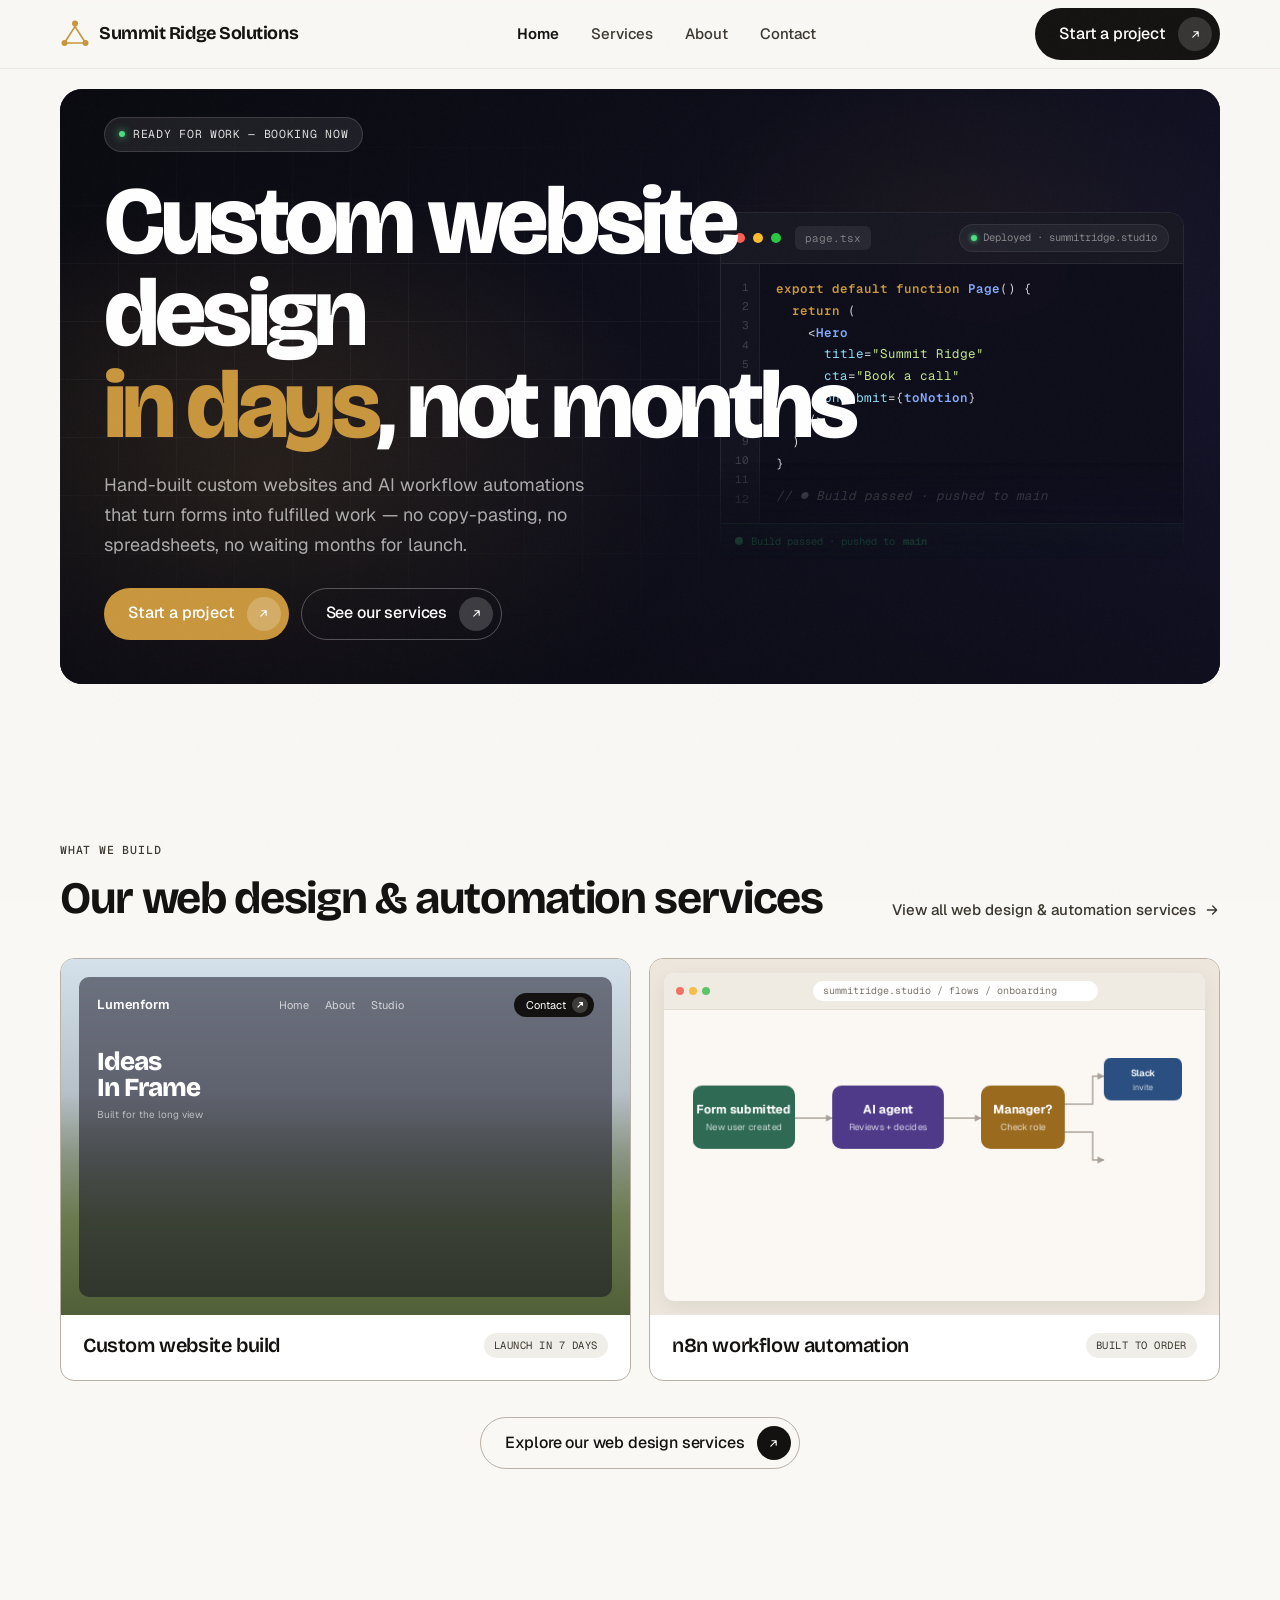
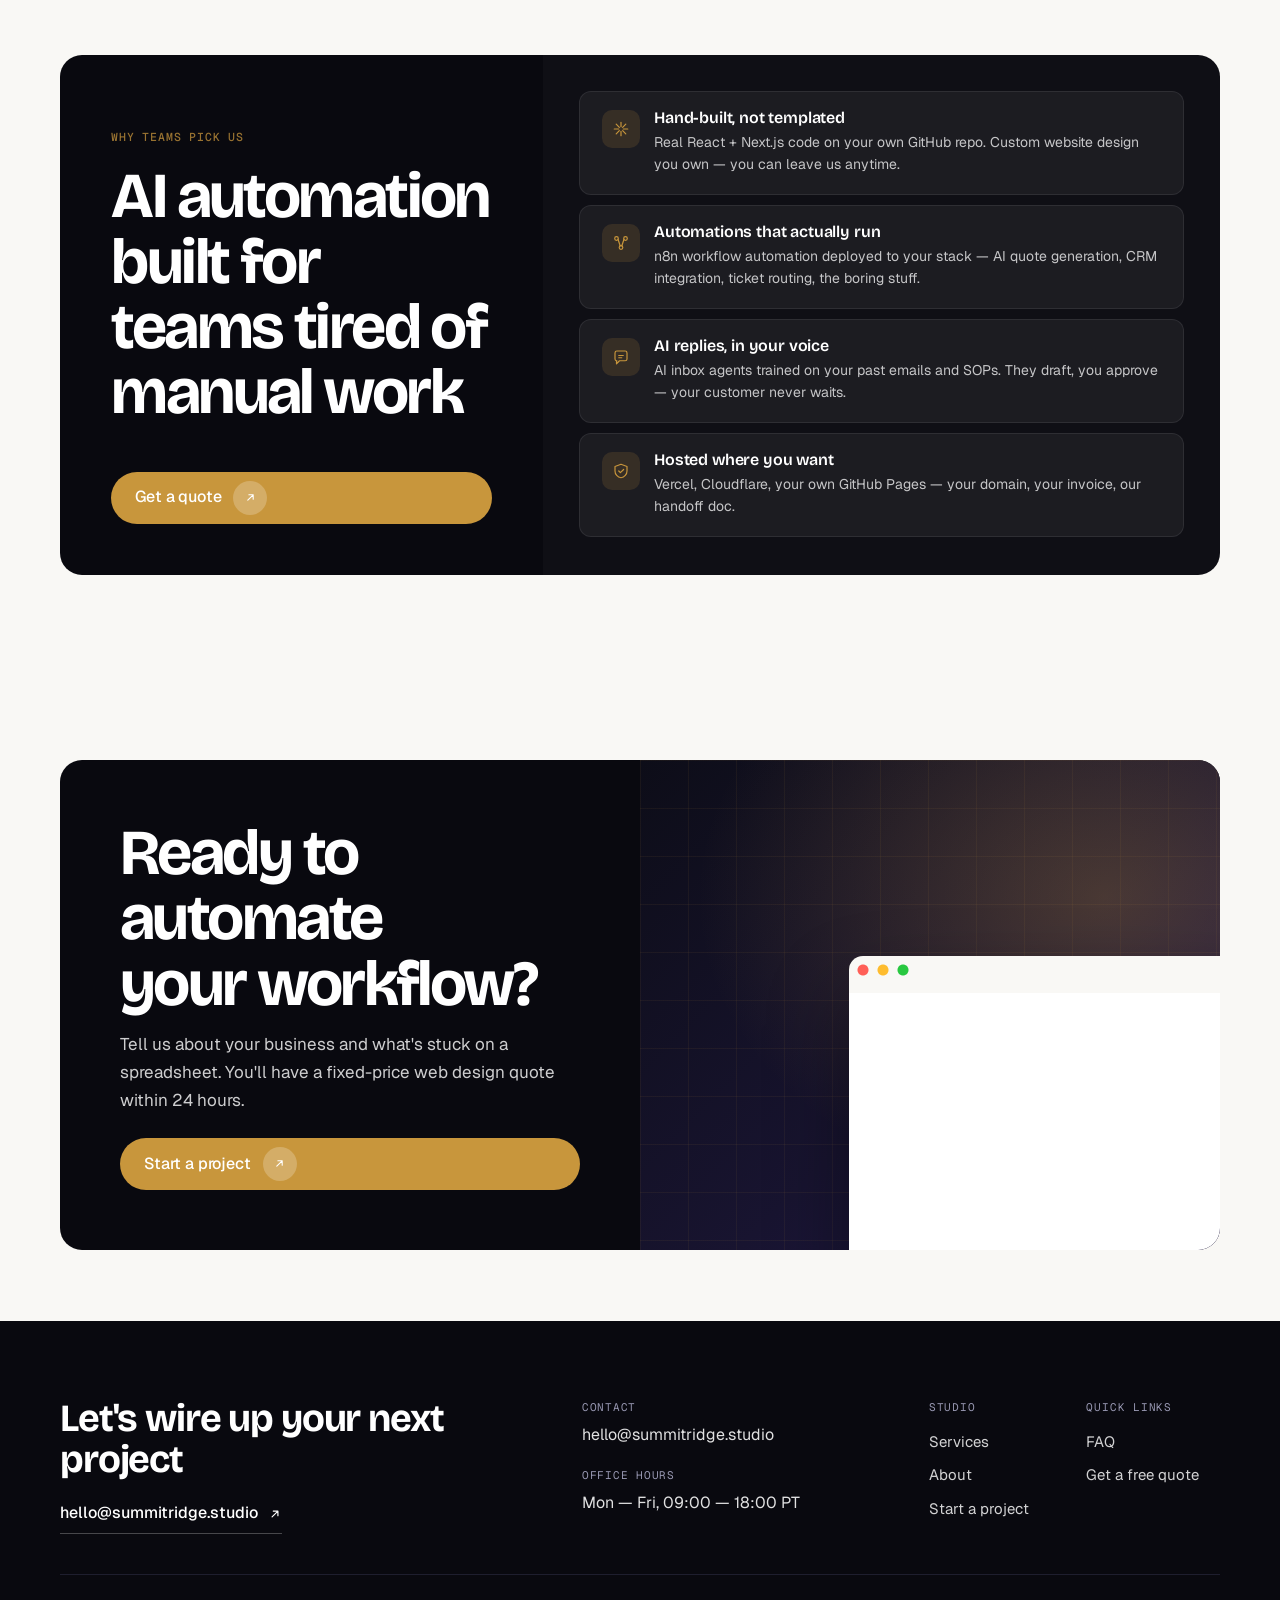
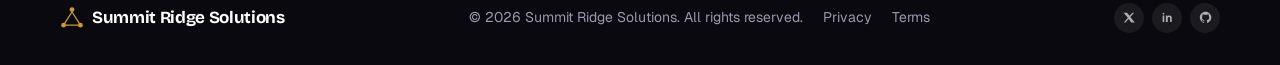
<file: site/index.html>
<!doctype html>
<html lang="en">
<head>
<meta charset="utf-8"/>
<title>Custom Website Design & AI Automation Agency | Summit Ridge</title>
<meta name="viewport" content="width=device-width,initial-scale=1"/>
<meta name="description" content="Custom website design and AI workflow automation for small businesses. Hand-built sites shipped in 7 days with n8n automation, Notion dashboards, and fixed-price quotes."/>
<link rel="canonical" href="https://sumridsol.com/"/>
<meta property="og:type" content="website"/>
<meta property="og:url" content="https://sumridsol.com/"/>
<meta property="og:title" content="Custom Website Design & AI Automation Agency | Summit Ridge"/>
<meta property="og:description" content="Custom website design and AI workflow automation for small businesses. Hand-built sites shipped in 7 days with n8n automation, Notion dashboards, and fixed-price quotes."/>
<meta property="og:site_name" content="Summit Ridge Solutions"/>
<meta name="twitter:card" content="summary"/>
<meta name="twitter:title" content="Custom Website Design & AI Automation Agency | Summit Ridge"/>
<meta name="twitter:description" content="Custom website design and AI workflow automation for small businesses. Hand-built sites shipped in 7 days."/>
<link rel="preconnect" href="https://fonts.googleapis.com"/>
<link rel="preconnect" href="https://fonts.gstatic.com" crossorigin/>
<link href="https://fonts.googleapis.com/css2?family=Bricolage+Grotesque:opsz,wght@12..96,400;12..96,500;12..96,600;12..96,700;12..96,800&family=Geist:wght@300;400;500;600;700&family=Geist+Mono:wght@400;500&display=swap" rel="stylesheet"/>
<link rel="stylesheet" href="styles.css"/>
<style>
/* ── Hero ──────────────────────────────────────────── */
.hero { padding:20px 0 80px; }
.hero-card {
  position:relative; border-radius:var(--r-lg);
  overflow:hidden; aspect-ratio:16/8.2;
  background:var(--dark); isolation:isolate;
}
.hero-bg {
  position:absolute; inset:0;
  background:
    radial-gradient(ellipse 55% 75% at 18% 65%, rgba(200,150,60,.18) 0%, transparent 65%),
    radial-gradient(ellipse 42% 55% at 78% 28%, rgba(200,150,60,.07) 0%, transparent 60%),
    linear-gradient(135deg, #09090F 0%, #0E0E1C 55%, #161430 100%);
}
.hero-grid {
  position:absolute; inset:0;
  background-image:
    linear-gradient(rgba(255,255,255,.042) 1px, transparent 1px),
    linear-gradient(90deg, rgba(255,255,255,.042) 1px, transparent 1px);
  background-size:58px 58px;
  mask-image:radial-gradient(ellipse at 25% 50%, #000 15%, transparent 72%);
  -webkit-mask-image:radial-gradient(ellipse at 25% 50%, #000 15%, transparent 72%);
}
.hero-overlay {
  position:absolute; inset:0;
  background:linear-gradient(180deg, rgba(9,9,15,0) 40%, rgba(9,9,15,.6) 100%);
}
.hero-tag {
  position:absolute; left:44px; top:28px; z-index:3;
  display:inline-flex; align-items:center; gap:8px;
  padding:7px 14px; border-radius:999px;
  background:rgba(255,255,255,.08); border:1px solid rgba(255,255,255,.14);
  color:rgba(255,255,255,.85);
  font-family:'Geist Mono',monospace; font-size:11.5px; letter-spacing:.06em; text-transform:uppercase;
}
.hero-live { width:6px; height:6px; background:#4ADE80; border-radius:999px; box-shadow:0 0 8px #4ADE80; }
.hero-content { position:absolute; left:44px; bottom:44px; z-index:3; }
.hero h1 { color:#fff; max-width:14ch; }
.hero-sub {
  color:rgba(255,255,255,.64); font-size:18px; line-height:1.65;
  margin:18px 0 28px; max-width:42ch;
}
.hero-btns { display:flex; gap:12px; flex-wrap:wrap; }
.hero-btns .btn-ghost { color:#fff; border-color:rgba(255,255,255,.28); }
.hero-btns .btn-ghost:hover { background:rgba(255,255,255,.1); box-shadow:none; }
.hero-btns .btn-ghost .arr { background:rgba(255,255,255,.18); }

/* code window */
.hero-window {
  position:absolute; right:36px; top:0; bottom:0;
  width:40%; display:flex; align-items:center; z-index:3;
}
.hw-panel {
  width:100%; background:rgba(14,14,26,.92);
  border:1px solid rgba(255,255,255,.1); border-radius:14px; overflow:hidden;
  backdrop-filter:blur(12px);
  box-shadow:0 40px 80px rgba(0,0,0,.55), 0 0 0 0.5px rgba(255,255,255,.06);
  mask-image:linear-gradient(180deg,#000 0%,#000 72%,rgba(0,0,0,.3) 100%);
  -webkit-mask-image:linear-gradient(180deg,#000 0%,#000 72%,rgba(0,0,0,.3) 100%);
}
.hwc {
  display:flex; align-items:center; gap:8px; padding:11px 14px;
  background:rgba(255,255,255,.04); border-bottom:1px solid rgba(255,255,255,.07);
}
.hwc-dot { width:10px; height:10px; border-radius:999px; }
.hwc-file {
  margin-left:6px; font-family:'Geist Mono',monospace; font-size:11px;
  color:rgba(255,255,255,.4); background:rgba(255,255,255,.07); padding:3px 10px; border-radius:6px;
}
.hwc-status {
  margin-left:auto; display:flex; align-items:center; gap:6px;
  font-family:'Geist Mono',monospace; font-size:10.5px; color:rgba(255,255,255,.45);
  background:rgba(255,255,255,.05); padding:4px 11px; border-radius:999px;
  border:1px solid rgba(255,255,255,.07); white-space:nowrap;
}
.hwc-live { width:6px; height:6px; background:#4ADE80; border-radius:999px; box-shadow:0 0 5px #4ADE80; }
.hw-body { display:flex; }
.hw-nums {
  padding:14px 10px 14px 14px; color:rgba(255,255,255,.18); text-align:right; user-select:none;
  background:rgba(255,255,255,.02); border-right:1px solid rgba(255,255,255,.05);
  font-family:'Geist Mono',monospace; font-size:11px;
}
.hw-nums span { display:block; line-height:1.75; }
.hw-code {
  padding:14px 16px; flex:1; font-family:'Geist Mono',monospace;
  font-size:12.5px; line-height:1.75; color:rgba(255,255,255,.82);
}
.hw-code div { white-space:pre; }
.hw-code .kw  { color:#C8963C; font-weight:600; }
.hw-code .fn  { color:#82AAFF; font-weight:600; }
.hw-code .str { color:#C3E88D; }
.hw-code .at  { color:#89DDF7; }
.hw-code .cm  { color:rgba(255,255,255,.28); font-style:italic; }
.hw-footer {
  padding:9px 14px; background:rgba(74,222,128,.07);
  border-top:1px solid rgba(74,222,128,.18);
  font-family:'Geist Mono',monospace; font-size:10.5px; color:#4ADE80;
  display:flex; align-items:center; gap:8px;
}
.hw-code div { overflow:hidden; white-space:pre; width:0; animation:hw-type .55s steps(30,end) forwards; }
.hw-code div.sp { animation:none; width:100%; height:10px; }
.hw-code div:nth-child(1)  { animation-delay:.2s; }
.hw-code div:nth-child(2)  { animation-delay:.7s; }
.hw-code div:nth-child(3)  { animation-delay:1.1s; }
.hw-code div:nth-child(4)  { animation-delay:1.45s; }
.hw-code div:nth-child(5)  { animation-delay:1.75s; }
.hw-code div:nth-child(6)  { animation-delay:2.0s; }
.hw-code div:nth-child(7)  { animation-delay:2.25s; }
.hw-code div:nth-child(8)  { animation-delay:2.5s; }
.hw-code div:nth-child(9)  { animation-delay:2.7s; }
.hw-code div:nth-child(11) { animation-delay:2.9s; animation-duration:.65s; }
@keyframes hw-type { from{width:0} to{width:100%} }

/* ── Services teaser ───────────────────────────────── */
.svc-head {
  display:flex; align-items:flex-end; justify-content:space-between;
  margin-bottom:36px; gap:24px;
}
.svc-view-all {
  display:inline-flex; align-items:center; gap:8px;
  font-size:15px; font-weight:500; color:var(--muted); transition:color .15s;
}
.svc-view-all:hover { color:var(--ink); }
.svc-view-all svg { transition:transform .15s; }
.svc-view-all:hover svg { transform:translateX(3px); }
.svc-grid { display:grid; grid-template-columns:1fr 1fr; gap:18px; }

/* ── Why section ───────────────────────────────────── */
.why-wrap {
  border-radius:var(--r-lg); overflow:hidden;
  display:grid; grid-template-columns:5fr 7fr;
  min-height:520px; background:var(--dark);
}
.why-left {
  padding:clamp(36px,4vw,52px);
  display:flex; flex-direction:column; justify-content:space-between;
  position:relative; overflow:hidden;
}
.why-left-bg {
  position:absolute; inset:0;
  background:
    radial-gradient(ellipse 90% 60% at -5% 85%, rgba(200,150,60,.14) 0%, transparent 68%),
    repeating-linear-gradient(-48deg, rgba(255,255,255,.022) 0 1px, transparent 1px 36px);
}
.why-left > * { position:relative; z-index:1; }
.why-left h2 { color:#fff; margin-top:14px; max-width:14ch; }
.why-right {
  padding:clamp(24px,3vw,36px); display:flex; flex-direction:column; gap:10px;
  background:rgba(255,255,255,.025);
}

@media (max-width:960px) {
  .hero-window { display:none; }
  .hero-card { aspect-ratio:auto; min-height:520px; display:flex; flex-direction:column; }
  .hero-bg, .hero-overlay { position:absolute; }
  .hero-tag { position:relative; left:auto; top:auto; align-self:flex-start; margin:28px 28px 0; z-index:2; }
  .hero-content { position:relative; left:auto; right:auto; bottom:auto; margin-top:auto; padding:28px; z-index:2; }
  .svc-grid { grid-template-columns:1fr; }
  .why-wrap { grid-template-columns:1fr; }
}
</style>
</head>
<body>

<!-- ═══ NAV ════════════════════════════════════════ -->
<header class="nav">
  <div class="wrap nav-inner">
    <a class="brand" href="index.html">
      <svg class="brand-mark" viewBox="0 0 30 30" fill="none" aria-hidden="true">
        <circle cx="15" cy="4.5" r="3" fill="currentColor"/>
        <circle cx="4.5" cy="24" r="3" fill="currentColor"/>
        <circle cx="25.5" cy="24" r="3" fill="currentColor"/>
        <path d="M15 7.5L6 21.5" stroke="currentColor" stroke-width="1.6" stroke-linecap="round"/>
        <path d="M15 7.5L24 21.5" stroke="currentColor" stroke-width="1.6" stroke-linecap="round"/>
        <path d="M7.5 24H22.5" stroke="currentColor" stroke-width="1.6" stroke-linecap="round"/>
      </svg>
      Summit Ridge Solutions
    </a>
    <nav class="nav-links">
      <a href="index.html" class="active">Home</a>
      <a href="services.html">Services</a>
      <a href="about.html">About</a>
      <a href="contact.html">Contact</a>
    </nav>
    <button class="nav-menu-btn" id="nav-toggle" aria-label="Open menu" aria-expanded="false" aria-controls="nav-drawer">
      <span></span><span></span><span></span>
    </button>
    <div class="nav-cta">
      <a href="contact.html" class="btn btn-dark">
        <span>Start a project</span>
        <span class="arr">
          <svg viewBox="0 0 24 24" width="13" height="13" fill="none" stroke="currentColor" stroke-width="2"><path d="M7 17L17 7M9 7h8v8" stroke-linecap="round" stroke-linejoin="round"/></svg>
        </span>
      </a>
    </div>
  </div>
</header>

<div class="nav-drawer" id="nav-drawer" aria-hidden="true">
  <a href="index.html" class="active">Home</a>
  <a href="services.html">Services</a>
  <a href="about.html">About</a>
  <a href="contact.html">Contact</a>
  <a href="contact.html" class="btn">
    <span>Start a project</span>
    <span class="arr"><svg viewBox="0 0 24 24" width="13" height="13" fill="none" stroke="currentColor" stroke-width="2"><path d="M7 17L17 7M9 7h8v8" stroke-linecap="round" stroke-linejoin="round"/></svg></span>
  </a>
</div>

<!-- ═══ HERO ════════════════════════════════════════ -->
<section class="hero">
  <div class="wrap">
    <div class="hero-card">
      <div class="hero-bg"></div>
      <div class="hero-grid"></div>
      <div class="hero-overlay"></div>

      <span class="hero-tag">
        <span class="hero-live"></span>
        Ready for work — booking now
      </span>

      <div class="hero-window">
        <div class="hw-panel">
          <div class="hwc">
            <span class="hwc-dot" style="background:#ff5f57"></span>
            <span class="hwc-dot" style="background:#febc2e"></span>
            <span class="hwc-dot" style="background:#28c840"></span>
            <span class="hwc-file">page.tsx</span>
            <span class="hwc-status"><span class="hwc-live"></span>Deployed · summitridge.studio</span>
          </div>
          <div class="hw-body">
            <div class="hw-nums">
              <span>1</span><span>2</span><span>3</span><span>4</span>
              <span>5</span><span>6</span><span>7</span><span>8</span>
              <span>9</span><span>10</span><span>11</span><span>12</span>
            </div>
            <div class="hw-code">
              <div><span class="kw">export default function</span> <span class="fn">Page</span>() {</div>
              <div>  <span class="kw">return</span> (</div>
              <div>    &lt;<span class="fn">Hero</span></div>
              <div>      <span class="at">title</span>=<span class="str">"Summit Ridge"</span></div>
              <div>      <span class="at">cta</span>=<span class="str">"Book a call"</span></div>
              <div>      <span class="at">onSubmit</span>={<span class="fn">toNotion</span>}</div>
              <div>    /&gt;</div>
              <div>  )</div>
              <div>}</div>
              <div class="sp"></div>
              <div><span class="cm">// ● Build passed · pushed to main</span></div>
            </div>
          </div>
          <div class="hw-footer">
            <svg viewBox="0 0 8 8" width="8" height="8"><circle cx="4" cy="4" r="4" fill="currentColor"/></svg>
            Build passed · pushed to <strong>main</strong>
          </div>
        </div>
      </div>

      <div class="hero-content">
        <h1 class="display">Custom website design<br><span class="accent-text">in days</span>, not months</h1>
        <p class="hero-sub">Hand-built custom websites and AI workflow automations that turn forms into fulfilled work — no copy-pasting, no spreadsheets, no waiting months for launch.</p>
        <div class="hero-btns">
          <a href="contact.html" class="btn">
            <span>Start a project</span>
            <span class="arr">
              <svg viewBox="0 0 24 24" width="13" height="13" fill="none" stroke="currentColor" stroke-width="2"><path d="M7 17L17 7M9 7h8v8" stroke-linecap="round" stroke-linejoin="round"/></svg>
            </span>
          </a>
          <a href="services.html" class="btn btn-ghost">
            <span>See our services</span>
            <span class="arr">
              <svg viewBox="0 0 24 24" width="13" height="13" fill="none" stroke="currentColor" stroke-width="2"><path d="M7 17L17 7M9 7h8v8" stroke-linecap="round" stroke-linejoin="round"/></svg>
            </span>
          </a>
        </div>
      </div>
    </div>
  </div>
</section>

<!-- ═══ SERVICES TEASER ══════════════════════════════ -->
<section class="tight">
  <div class="wrap">
    <div class="svc-head">
      <div>
        <span class="label">What we build</span>
        <h2 class="display-sm reveal" style="margin-top:12px">Our web design &amp; automation services</h2>
      </div>
      <a href="services.html" class="svc-view-all">
        View all web design &amp; automation services
        <svg viewBox="0 0 24 24" width="16" height="16" fill="none" stroke="currentColor" stroke-width="2"><path d="M5 12h14M13 6l6 6-6 6" stroke-linecap="round" stroke-linejoin="round"/></svg>
      </a>
    </div>

    <div class="svc-grid">
      <article class="svc-card reveal">
        <div class="svc-media">
          <div class="wm-mock">
            <div class="wm-bg"></div>
            <div class="wm-card-overlay">
              <div class="wm-row">
                <span class="wm-bname">Lumenform</span>
                <div class="wm-nav-links"><span>Home</span><span>About</span><span>Studio</span></div>
                <div class="wm-cta-sm">Contact <span class="wm-cta-arr"><svg viewBox="0 0 10 10" width="8" height="8" fill="none" stroke="currentColor" stroke-width="1.5"><path d="M2 8L8 2M4 2h4v4"/></svg></span></div>
              </div>
              <div class="wm-headline">Ideas<br>In Frame</div>
              <div class="wm-sub">Built for the long view</div>
            </div>
            <div class="wm-cursor"></div>
          </div>
        </div>
        <div class="svc-meta">
          <h3>Custom website build</h3>
          <span class="svc-badge">Launch in 7 days</span>
        </div>
      </article>

      <article class="svc-card reveal" style="transition-delay:.08s">
        <div class="svc-media">
          <div class="wf-wrap">
            <div class="wf-browser">
              <div class="wf-chrome">
                <div class="wf-dots">
                  <span style="background:#f37165"></span>
                  <span style="background:#f5bd4a"></span>
                  <span style="background:#5ec469"></span>
                </div>
                <div class="wf-url">summitridge.studio / flows / onboarding</div>
              </div>
              <div class="wf-stage">
                <svg viewBox="0 0 560 230" class="wf-svg" preserveAspectRatio="xMidYMid meet" role="img" aria-label="n8n workflow automation diagram showing form submission, AI review, and routing to Slack and CRM">
                  <defs>
                    <marker id="arr-i" viewBox="0 0 10 10" refX="9" refY="5" markerWidth="5" markerHeight="5" orient="auto-start-reverse">
                      <path d="M0 0L10 5L0 10z" fill="#a8a098"/>
                    </marker>
                  </defs>
                  <g class="wf-node">
                    <rect x="20" y="40" width="110" height="68" rx="10" fill="#2f6a55"/>
                    <text x="75" y="70" fill="#fff" font-size="13" font-weight="700" font-family="Geist, sans-serif" text-anchor="middle">Form submitted</text>
                    <text x="75" y="88" fill="rgba(255,255,255,.75)" font-size="10" font-family="Geist, sans-serif" text-anchor="middle">New user created</text>
                  </g>
                  <g class="wf-node">
                    <path d="M130 75 L170 75" stroke="#a8a098" stroke-width="1.5" fill="none" marker-end="url(#arr-i)"/>
                  </g>
                  <g class="wf-node">
                    <rect x="170" y="40" width="120" height="68" rx="10" fill="#4f3a8a"/>
                    <text x="230" y="70" fill="#fff" font-size="13" font-weight="700" font-family="Geist, sans-serif" text-anchor="middle">AI agent</text>
                    <text x="230" y="88" fill="rgba(255,255,255,.75)" font-size="10" font-family="Geist, sans-serif" text-anchor="middle">Reviews + decides</text>
                  </g>
                  <g class="wf-node">
                    <path d="M290 75 L330 75" stroke="#a8a098" stroke-width="1.5" fill="none" marker-end="url(#arr-i)"/>
                  </g>
                  <g class="wf-node">
                    <rect x="330" y="40" width="90" height="68" rx="10" fill="#9a6a1f"/>
                    <text x="375" y="70" fill="#fff" font-size="13" font-weight="700" font-family="Geist, sans-serif" text-anchor="middle">Manager?</text>
                    <text x="375" y="88" fill="rgba(255,255,255,.75)" font-size="10" font-family="Geist, sans-serif" text-anchor="middle">Check role</text>
                  </g>
                  <g class="wf-node">
                    <path d="M420 60 L450 60 L450 30 L462 30" stroke="#a8a098" stroke-width="1.5" fill="none" marker-end="url(#arr-i)"/>
                    <path d="M420 90 L450 90 L450 120 L462 120" stroke="#a8a098" stroke-width="1.5" fill="none" marker-end="url(#arr-i)"/>
                  </g>
                  <g class="wf-node">
                    <rect x="462" y="10" width="84" height="46" rx="8" fill="#2a4f80"/>
                    <text x="504" y="30" fill="#fff" font-size="10" font-weight="600" font-family="Geist, sans-serif" text-anchor="middle">Slack</text>
                    <text x="504" y="45" fill="rgba(255,255,255,.75)" font-size="9" font-family="Geist, sans-serif" text-anchor="middle">invite</text>
                  </g>
                  <g class="wf-node">
                    <rect x="462" y="100" width="84" height="46" rx="8" fill="#8a3a2a"/>
                    <text x="504" y="120" fill="#fff" font-size="10" font-weight="600" font-family="Geist, sans-serif" text-anchor="middle">Update</text>
                    <text x="504" y="135" fill="rgba(255,255,255,.75)" font-size="9" font-family="Geist, sans-serif" text-anchor="middle">profile</text>
                  </g>
                </svg>
              </div>
            </div>
          </div>
        </div>
        <div class="svc-meta">
          <h3>n8n workflow automation</h3>
          <span class="svc-badge">Built to order</span>
        </div>
      </article>
    </div>

    <div style="text-align:center;margin-top:36px">
      <a href="services.html" class="btn btn-ghost">
        <span>Explore our web design services</span>
        <span class="arr">
          <svg viewBox="0 0 24 24" width="13" height="13" fill="none" stroke="currentColor" stroke-width="2"><path d="M7 17L17 7M9 7h8v8" stroke-linecap="round" stroke-linejoin="round"/></svg>
        </span>
      </a>
    </div>
  </div>
</section>

<!-- ═══ WHY ══════════════════════════════════════════ -->
<section>
  <div class="wrap">
    <div class="why-wrap">
      <div class="why-left">
        <div class="why-left-bg" aria-hidden="true"></div>
        <div>
          <span class="label" style="color:rgba(200,150,60,.75)">Why teams pick us</span>
          <h2 class="display-md" style="margin-top:14px">AI automation built for teams tired of manual work</h2>
        </div>
        <a href="contact.html" class="btn" style="margin-top:32px">
          <span>Get a quote</span>
          <span class="arr"><svg viewBox="0 0 24 24" width="13" height="13" fill="none" stroke="currentColor" stroke-width="2"><path d="M7 17L17 7M9 7h8v8" stroke-linecap="round" stroke-linejoin="round"/></svg></span>
        </a>
      </div>
      <div class="why-right">
        <div class="why-card reveal">
          <div class="why-ico">
            <svg viewBox="0 0 24 24" width="18" height="18" fill="none" stroke="currentColor" stroke-width="1.6"><path d="M12 3v6M12 15v6M3 12h6M15 12h6M5.6 5.6l4.2 4.2M14.2 14.2l4.2 4.2M5.6 18.4l4.2-4.2M14.2 9.8l4.2-4.2" stroke-linecap="round"/></svg>
          </div>
          <div>
            <h4>Hand-built, not templated</h4>
            <p>Real React + Next.js code on your own GitHub repo. Custom website design you own — you can leave us anytime.</p>
          </div>
        </div>
        <div class="why-card reveal" style="transition-delay:.06s">
          <div class="why-ico">
            <svg viewBox="0 0 24 24" width="18" height="18" fill="none" stroke="currentColor" stroke-width="1.6"><circle cx="6" cy="6" r="2.4"/><circle cx="18" cy="6" r="2.4"/><circle cx="12" cy="18" r="2.4"/><path d="M8 7l3 9M16 7l-3 9" stroke-linecap="round"/></svg>
          </div>
          <div>
            <h4>Automations that actually run</h4>
            <p>n8n workflow automation deployed to your stack — AI quote generation, CRM integration, ticket routing, the boring stuff.</p>
          </div>
        </div>
        <div class="why-card reveal" style="transition-delay:.12s">
          <div class="why-ico">
            <svg viewBox="0 0 24 24" width="18" height="18" fill="none" stroke="currentColor" stroke-width="1.6"><path d="M4 6.5a2.5 2.5 0 012.5-2.5h11A2.5 2.5 0 0120 6.5v8A2.5 2.5 0 0117.5 17H10l-4 4v-4H6.5A2.5 2.5 0 014 14.5v-8z" stroke-linejoin="round"/><path d="M9 10h6M9 13h4" stroke-linecap="round"/></svg>
          </div>
          <div>
            <h4>AI replies, in your voice</h4>
            <p>AI inbox agents trained on your past emails and SOPs. They draft, you approve — your customer never waits.</p>
          </div>
        </div>
        <div class="why-card reveal" style="transition-delay:.18s">
          <div class="why-ico">
            <svg viewBox="0 0 24 24" width="18" height="18" fill="none" stroke="currentColor" stroke-width="1.6"><path d="M12 3l8 3v6c0 4.5-3.4 8.4-8 9-4.6-.6-8-4.5-8-9V6l8-3z" stroke-linejoin="round"/><path d="M9 12l2.2 2.2L15.5 10" stroke-linecap="round" stroke-linejoin="round"/></svg>
          </div>
          <div>
            <h4>Hosted where you want</h4>
            <p>Vercel, Cloudflare, your own GitHub Pages — your domain, your invoice, our handoff doc.</p>
          </div>
        </div>
      </div>
    </div>
  </div>
</section>

<!-- ═══ FINAL CTA ══════════════════════════════════════ -->
<section class="tight">
  <div class="wrap">
    <div class="final reveal">
      <div class="final-left">
        <div>
          <h2 class="display-md">Ready to automate<br>your workflow?</h2>
          <p>Tell us about your business and what's stuck on a spreadsheet. You'll have a fixed-price web design quote within 24 hours.</p>
        </div>
        <a href="contact.html" class="btn">
          <span>Start a project</span>
          <span class="arr"><svg viewBox="0 0 24 24" width="13" height="13" fill="none" stroke="currentColor" stroke-width="2"><path d="M7 17L17 7M9 7h8v8" stroke-linecap="round" stroke-linejoin="round"/></svg></span>
        </a>
      </div>
      <div class="final-right">
        <div class="final-grid"></div>
        <div class="final-window"></div>
      </div>
    </div>
  </div>
</section>

<!-- ═══ FOOTER ════════════════════════════════════════ -->
<footer class="foot">
  <div class="wrap">
    <div class="foot-top">
      <div>
        <h3 class="foot-tagline">Let's wire up your next project</h3>
        <a href="mailto:hello@summitridge.studio" class="foot-email-cta">
          hello@summitridge.studio
          <svg viewBox="0 0 24 24" width="14" height="14" fill="none" stroke="currentColor" stroke-width="2"><path d="M7 17L17 7M9 7h8v8" stroke-linecap="round" stroke-linejoin="round"/></svg>
        </a>
      </div>
      <div>
        <div class="foot-contact-lbl">Contact</div>
        <div class="foot-contact-val">hello@summitridge.studio</div>
        <div class="foot-contact-lbl" style="margin-top:18px">Office hours</div>
        <div class="foot-contact-val">Mon — Fri, 09:00 — 18:00 PT</div>
      </div>
      <div class="foot-cols">
        <div>
          <div class="foot-col-lbl">Studio</div>
          <nav class="foot-links">
            <a href="services.html">Services</a>
            <a href="about.html">About</a>
            <a href="contact.html">Start a project</a>
          </nav>
        </div>
        <div>
          <div class="foot-col-lbl">Quick links</div>
          <nav class="foot-links">
            <a href="services.html#faq">FAQ</a>
            <a href="contact.html">Get a free quote</a>
          </nav>
        </div>
      </div>
    </div>
    <div class="foot-bottom">
      <div class="foot-brand">
        <svg viewBox="0 0 30 30" fill="none" aria-hidden="true">
          <circle cx="15" cy="4.5" r="3" fill="currentColor"/>
          <circle cx="4.5" cy="24" r="3" fill="currentColor"/>
          <circle cx="25.5" cy="24" r="3" fill="currentColor"/>
          <path d="M15 7.5L6 21.5" stroke="currentColor" stroke-width="1.6" stroke-linecap="round"/>
          <path d="M15 7.5L24 21.5" stroke="currentColor" stroke-width="1.6" stroke-linecap="round"/>
          <path d="M7.5 24H22.5" stroke="currentColor" stroke-width="1.6" stroke-linecap="round"/>
        </svg>
        Summit Ridge Solutions
      </div>
      <div class="foot-legal">
        <span>© 2026 Summit Ridge Solutions. All rights reserved.</span>
        <a href="#">Privacy</a>
        <a href="#">Terms</a>
      </div>
      <div class="socials">
        <a href="#" aria-label="X"><svg viewBox="0 0 24 24" width="13" height="13" fill="currentColor"><path d="M17.5 3h3l-7 8 8.2 10h-6.4l-5-6.4L4.5 21H1.5l7.4-8.6L1 3h6.5l4.5 5.9L17.5 3z"/></svg></a>
        <a href="#" aria-label="LinkedIn"><svg viewBox="0 0 24 24" width="13" height="13" fill="currentColor"><path d="M4.5 3a1.7 1.7 0 100 3.4 1.7 1.7 0 000-3.4zM3 8.5h3v12H3v-12zm6 0h2.9v1.6c.4-.8 1.5-1.9 3.5-1.9 3.7 0 4.4 2.4 4.4 5.5v6.8h-3v-6c0-1.4 0-3.3-2-3.3s-2.4 1.6-2.4 3.2v6.1H9v-12z"/></svg></a>
        <a href="#" aria-label="GitHub"><svg viewBox="0 0 24 24" width="13" height="13" fill="currentColor"><path d="M12 1.5C6.2 1.5 1.5 6.2 1.5 12c0 4.6 3 8.6 7.2 10 .5.1.7-.2.7-.5v-1.8c-2.9.6-3.5-1.4-3.5-1.4-.5-1.2-1.1-1.5-1.1-1.5-.9-.6.1-.6.1-.6 1 .1 1.6 1.1 1.6 1.1.9 1.6 2.5 1.1 3.1.9.1-.7.4-1.1.6-1.4-2.3-.3-4.7-1.1-4.7-5 0-1.1.4-2 1.1-2.7-.1-.3-.5-1.4.1-2.9 0 0 .9-.3 2.9 1.1.8-.2 1.7-.3 2.6-.3.9 0 1.8.1 2.6.3 2-1.4 2.9-1.1 2.9-1.1.6 1.5.2 2.6.1 2.9.7.7 1.1 1.7 1.1 2.7 0 3.9-2.4 4.7-4.7 5 .4.3.7 1 .7 1.9v2.8c0 .3.2.6.7.5 4.2-1.4 7.2-5.4 7.2-10C22.5 6.2 17.8 1.5 12 1.5z"/></svg></a>
      </div>
    </div>
  </div>
</footer>

<script>
const toggle = document.getElementById('nav-toggle');
const drawer = document.getElementById('nav-drawer');
toggle.addEventListener('click', () => {
  const open = toggle.getAttribute('aria-expanded') === 'true';
  toggle.setAttribute('aria-expanded', String(!open));
  toggle.setAttribute('aria-label', !open ? 'Close menu' : 'Open menu');
  toggle.classList.toggle('open');
  drawer.classList.toggle('open');
  drawer.setAttribute('aria-hidden', String(open));
  document.body.classList.toggle('nav-open');
});
drawer.querySelectorAll('a').forEach(a => a.addEventListener('click', () => {
  toggle.setAttribute('aria-expanded','false');
  toggle.setAttribute('aria-label','Open menu');
  toggle.classList.remove('open');
  drawer.classList.remove('open');
  drawer.setAttribute('aria-hidden','true');
  document.body.classList.remove('nav-open');
}));

const io = new IntersectionObserver(entries => {
  entries.forEach(e => { if (e.isIntersecting) { e.target.classList.add('in'); io.unobserve(e.target); } });
}, { threshold: 0.1, rootMargin: '0px 0px -4% 0px' });
document.querySelectorAll('.reveal').forEach(el => io.observe(el));

document.querySelectorAll('.wm-mock').forEach(mock => {
  const cursor = mock.querySelector('.wm-cursor');
  const bg = mock.querySelector('.wm-bg');
  const overlay = mock.querySelector('.wm-card-overlay');
  let cx = 50, cy = 50, tx = 50, ty = 50;
  mock.addEventListener('mousemove', e => {
    const r = mock.getBoundingClientRect();
    tx = ((e.clientX - r.left) / r.width) * 100;
    ty = ((e.clientY - r.top) / r.height) * 100;
  });
  mock.addEventListener('mouseenter', () => { cursor.style.opacity = '1'; });
  mock.addEventListener('mouseleave', () => {
    cursor.style.opacity = '0'; tx = 50; ty = 50;
  });
  (function tick() {
    cx += (tx - cx) * 0.1; cy += (ty - cy) * 0.1;
    cursor.style.left = cx + '%'; cursor.style.top = cy + '%';
    const dx = (cx - 50) / 50, dy = (cy - 50) / 50;
    bg.style.transform = `translate(${-dx * 8}px,${-dy * 6}px) scale(1.04)`;
    overlay.style.transform = `translate(${dx * 4}px,${dy * 3}px)`;
    requestAnimationFrame(tick);
  })();
});

let lastY = 0;
const nav = document.querySelector('.nav');
window.addEventListener('scroll', () => {
  if (document.body.classList.contains('nav-open')) return;
  const y = window.scrollY;
  if (y < 80) nav.style.transform = '';
  else if (y > lastY + 6) nav.style.transform = 'translateY(-100%)';
  else if (y < lastY - 6) nav.style.transform = '';
  lastY = y;
}, { passive: true });
</script>
<script>
(function () {
  var svg = document.querySelector('.wf-svg');
  if (!svg) return;
  var nodes = svg.querySelectorAll('.wf-node');
  var triggered = false;
  var io = new IntersectionObserver(function (entries) {
    if (triggered || !entries[0].isIntersecting) return;
    triggered = true;
    nodes.forEach(function (node, i) {
      setTimeout(function () { node.classList.add('wf-visible'); }, i * 140);
    });
    io.disconnect();
  }, { threshold: 0.35 });
  io.observe(svg);
})();
</script>
<script type="application/ld+json">
{
  "@context": "https://schema.org",
  "@type": "ProfessionalService",
  "name": "Summit Ridge Solutions",
  "url": "https://sumridsol.com",
  "email": "hello@summitridge.studio",
  "description": "Custom website design and AI workflow automation agency for small businesses. Hand-built websites, n8n automation, Notion dashboards, and AI quote systems.",
  "priceRange": "$$",
  "openingHours": "Mo-Fr 09:00-18:00",
  "areaServed": {
    "@type": "Country",
    "name": "United States"
  },
  "serviceType": ["Custom Website Design", "AI Workflow Automation", "n8n Automation", "Notion Dashboard Setup", "AI Quote Automation"]
}
</script>
<script type="application/ld+json">
{
  "@context": "https://schema.org",
  "@type": "WebSite",
  "name": "Summit Ridge Solutions",
  "url": "https://sumridsol.com"
}
</script>
</body>
</html>
</file>
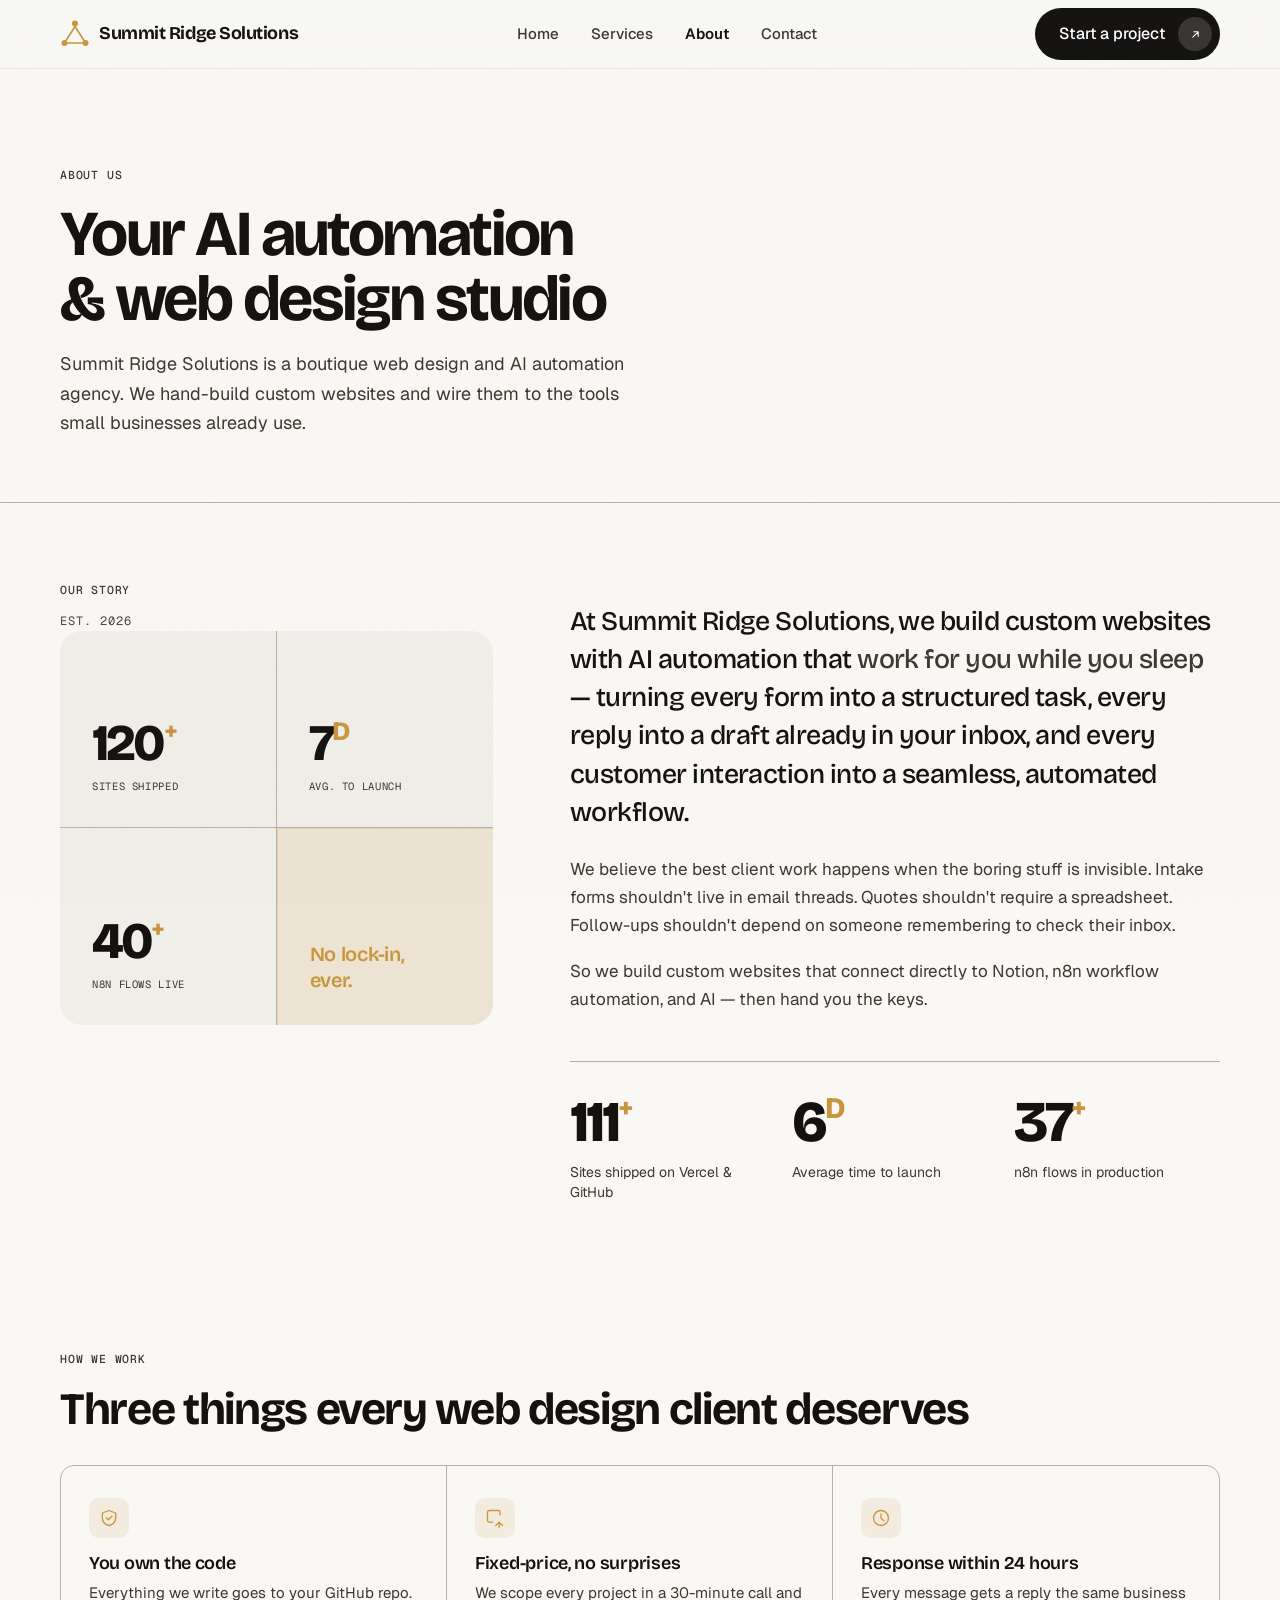
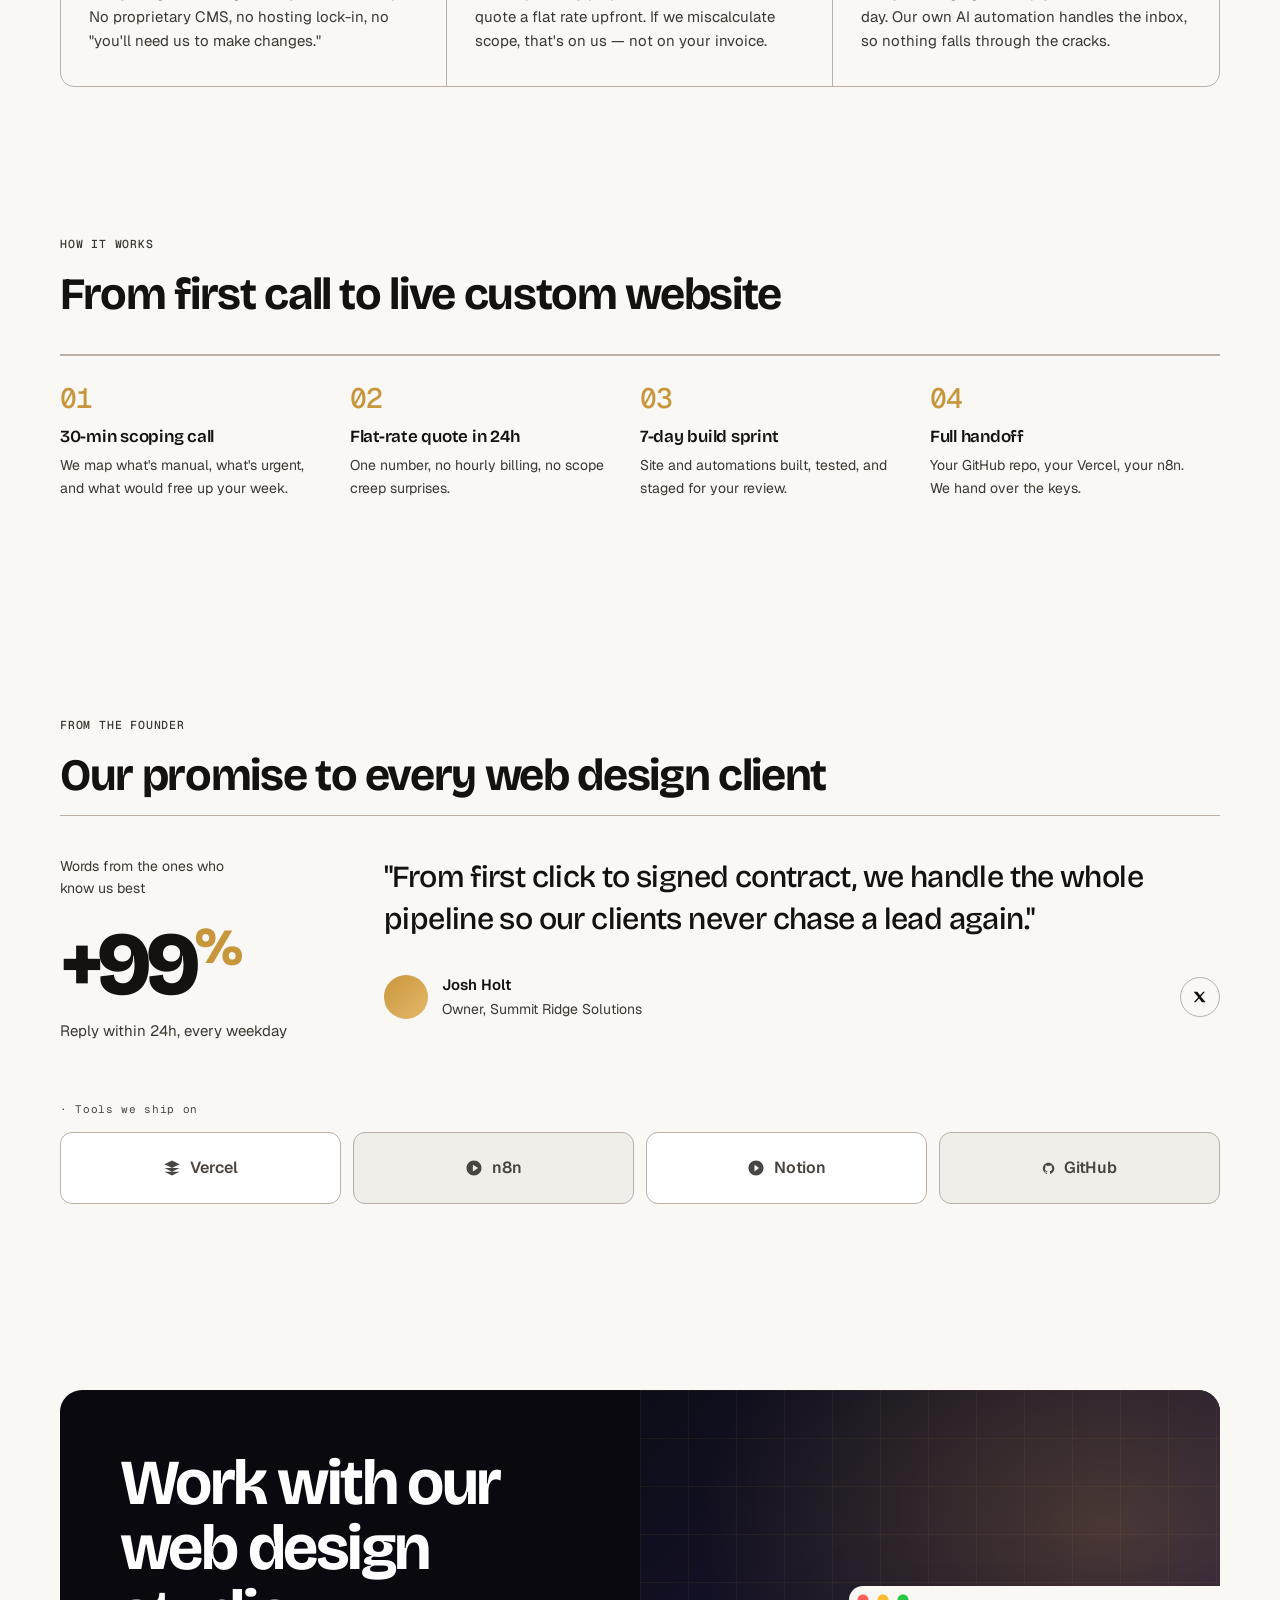
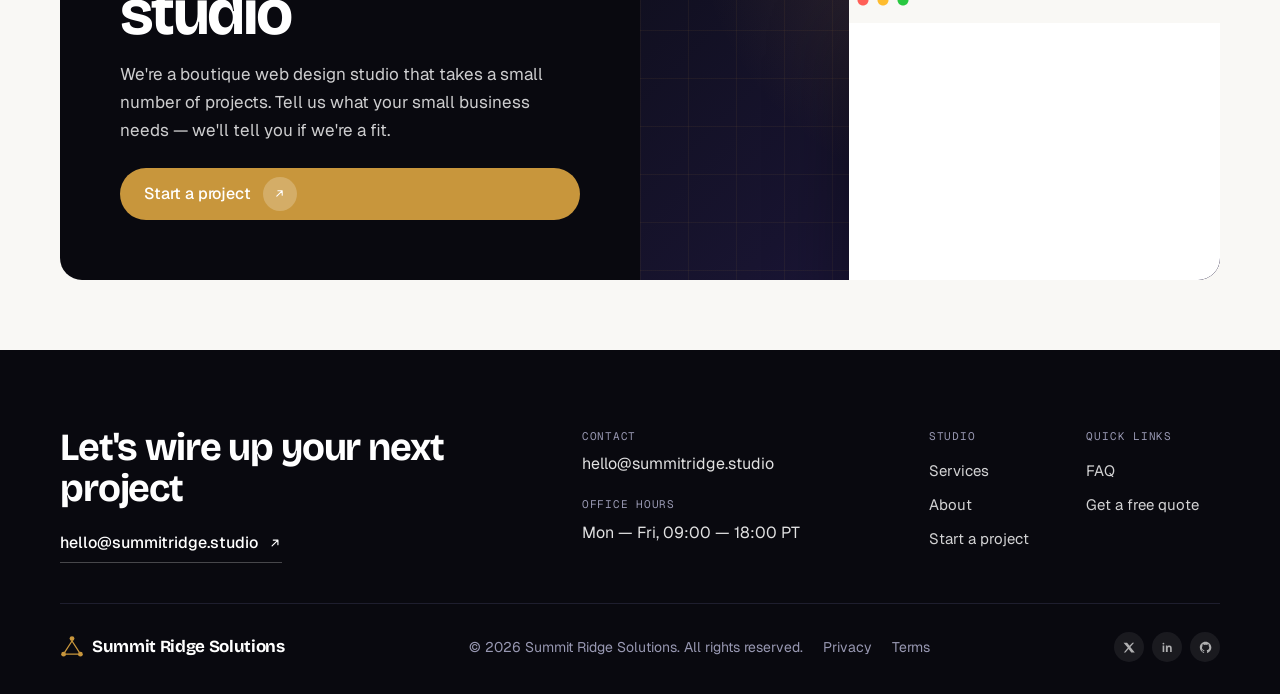
<file: site/about.html>
<!doctype html>
<html lang="en">
<head>
<meta charset="utf-8"/>
<title>About Summit Ridge Solutions | Web Design & AI Automation Studio</title>
<meta name="viewport" content="width=device-width,initial-scale=1"/>
<meta name="description" content="Summit Ridge Solutions is a boutique web design and AI automation agency. We hand-build custom websites and wire them to n8n, Notion, and AI tools for small businesses."/>
<link rel="canonical" href="https://sumridsol.com/about.html"/>
<meta property="og:type" content="website"/>
<meta property="og:url" content="https://sumridsol.com/about.html"/>
<meta property="og:title" content="About Summit Ridge Solutions | Web Design & AI Automation Studio"/>
<meta property="og:description" content="Summit Ridge Solutions is a boutique web design and AI automation agency. We hand-build custom websites and wire them to n8n, Notion, and AI tools for small businesses."/>
<meta property="og:site_name" content="Summit Ridge Solutions"/>
<meta name="twitter:card" content="summary"/>
<meta name="twitter:title" content="About Summit Ridge Solutions | Web Design & AI Automation Studio"/>
<meta name="twitter:description" content="Boutique web design and AI automation agency. Custom websites wired to n8n, Notion, and AI tools."/>
<link rel="preconnect" href="https://fonts.googleapis.com"/>
<link rel="preconnect" href="https://fonts.gstatic.com" crossorigin/>
<link href="https://fonts.googleapis.com/css2?family=Bricolage+Grotesque:opsz,wght@12..96,400;12..96,500;12..96,600;12..96,700;12..96,800&family=Geist:wght@300;400;500;600;700&family=Geist+Mono:wght@400;500&display=swap" rel="stylesheet"/>
<link rel="stylesheet" href="styles.css"/>
<style>
/* ── About grid ─────────────────────────────────────── */
.about-grid {
  display:grid; grid-template-columns:1fr 1.5fr;
  gap:clamp(40px,6vw,96px); align-items:start;
}
.about-visual {
  aspect-ratio:1.1/1; background:var(--bg-2);
  border-radius:var(--r-lg); position:relative;
  overflow:hidden; display:grid;
}
.about-stat-grid {
  display:grid; grid-template-columns:1fr 1fr;
  grid-template-rows:1fr 1fr; width:100%; height:100%;
}
.about-stat {
  padding:clamp(20px,3vw,32px); display:flex; flex-direction:column; justify-content:flex-end;
  border-right:1px solid var(--rule); border-bottom:1px solid var(--rule);
}
.about-stat:nth-child(2) { border-right:0; }
.about-stat:nth-child(3) { border-bottom:0; }
.about-stat:nth-child(4) { border-right:0; border-bottom:0; }
.about-stat-accent {
  background:var(--accent-lo); border:1.5px solid rgba(200,150,60,.22);
}
.about-stat-num {
  font-family:'Bricolage Grotesque',sans-serif; font-weight:800;
  font-size:clamp(36px,4vw,54px); letter-spacing:-0.055em; line-height:1;
  color:var(--ink);
}
.about-stat-num sup { color:var(--accent); font-size:.52em; vertical-align:top; line-height:1; }
.about-stat-lbl {
  font-family:'Geist Mono',monospace; font-size:10.5px; letter-spacing:.06em;
  text-transform:uppercase; color:var(--muted); margin-top:8px;
}
.about-stat-tagline {
  font-family:'Bricolage Grotesque',sans-serif; font-size:clamp(16px,1.6vw,20px);
  font-weight:600; letter-spacing:-0.015em; color:var(--accent); line-height:1.3;
}
.about-year { font-family:'Geist Mono',monospace; font-size:12px; letter-spacing:.08em; color:var(--muted-2); margin-top:10px; }

/* ── Process section ────────────────────────────────── */
.process-strip {
  display:grid; grid-template-columns:repeat(4,1fr);
  gap:0; margin-top:36px;
}
.process-step {
  padding:28px 24px 24px 0; border-top:2px solid var(--rule);
  padding-right:clamp(16px,2.5vw,32px);
}
.process-step:first-child { padding-left:0; }
.process-num {
  font-family:'Geist Mono',monospace; font-size:28px; font-weight:500;
  color:var(--accent); letter-spacing:-.02em; line-height:1; margin-bottom:16px;
  display:block;
}
.process-step h4 {
  font-family:'Bricolage Grotesque',sans-serif;
  font-size:17px; font-weight:600; letter-spacing:-.015em; margin-bottom:8px;
}
.process-step p { font-size:14px; line-height:1.62; color:var(--muted); }
.about-lede {
  font-family:'Bricolage Grotesque',sans-serif;
  font-size:clamp(21px,2.1vw,30px); font-weight:500;
  line-height:1.42; letter-spacing:-0.02em; margin-top:28px;
}
.about-lede em { font-style:normal; color:var(--muted); }

/* ── Stats ──────────────────────────────────────────── */
.stats {
  display:grid; grid-template-columns:repeat(3,1fr);
  border-top:1px solid var(--rule);
  margin-top:48px; padding-top:32px; gap:16px;
}
.stat-num {
  font-family:'Bricolage Grotesque',sans-serif;
  font-size:clamp(44px,4.5vw,66px); font-weight:800;
  letter-spacing:-0.055em; line-height:1;
}
.stat-num sup { color:var(--accent); font-size:.52em; vertical-align:top; line-height:1; }
.stat-lbl { font-size:14px; color:var(--muted); margin-top:10px; line-height:1.45; }

/* ── Values strip ───────────────────────────────────── */
.values-strip {
  display:grid; grid-template-columns:repeat(3,1fr);
  gap:0; border:1.5px solid var(--rule); border-radius:var(--r);
  overflow:hidden; margin-top:0;
}
.value-item {
  padding:32px 28px; border-right:1.5px solid var(--rule);
}
.value-item:last-child { border-right:0; }
.value-ico {
  width:40px; height:40px; border-radius:10px;
  background:var(--accent-lo); display:grid; place-items:center;
  color:var(--accent); margin-bottom:16px;
}
.value-item h4 {
  font-family:'Bricolage Grotesque',sans-serif;
  font-size:18px; font-weight:600; letter-spacing:-.015em; margin-bottom:8px;
}
.value-item p { font-size:15px; line-height:1.62; color:var(--muted); }

/* ── Brands ─────────────────────────────────────────── */
.brands-section { margin-top:0; }
.brands-lbl { font-family:'Geist Mono',monospace; font-size:11px; color:var(--muted-2); letter-spacing:.06em; }
.brands-lbl::before { content:"· "; }

@media (max-width:960px) {
  .about-grid { grid-template-columns:1fr; }
  .about-visual { aspect-ratio:1.6/1; }
  .values-strip { grid-template-columns:1fr; }
  .value-item { border-right:0; border-bottom:1.5px solid var(--rule); }
  .value-item:last-child { border-bottom:0; }
  .stats { grid-template-columns:1fr 1fr; }
  .process-strip { grid-template-columns:1fr 1fr; }
  .process-step { padding-right:20px; }
  .process-step:nth-child(2) { border-left:0; }
  .process-step:nth-child(3),.process-step:nth-child(4) { border-top-color:transparent; padding-top:20px; }
}
@media (max-width:600px) {
  .stats { grid-template-columns:1fr 1fr; }
  .about-visual { aspect-ratio:1.2/1; }
  .process-strip { grid-template-columns:1fr; }
  .process-step { padding-right:0; border-top:2px solid var(--rule); }
}
</style>
</head>
<body>

<!-- ═══ NAV ════════════════════════════════════════ -->
<header class="nav">
  <div class="wrap nav-inner">
    <a class="brand" href="index.html">
      <svg class="brand-mark" viewBox="0 0 30 30" fill="none" aria-hidden="true">
        <circle cx="15" cy="4.5" r="3" fill="currentColor"/>
        <circle cx="4.5" cy="24" r="3" fill="currentColor"/>
        <circle cx="25.5" cy="24" r="3" fill="currentColor"/>
        <path d="M15 7.5L6 21.5" stroke="currentColor" stroke-width="1.6" stroke-linecap="round"/>
        <path d="M15 7.5L24 21.5" stroke="currentColor" stroke-width="1.6" stroke-linecap="round"/>
        <path d="M7.5 24H22.5" stroke="currentColor" stroke-width="1.6" stroke-linecap="round"/>
      </svg>
      Summit Ridge Solutions
    </a>
    <nav class="nav-links">
      <a href="index.html">Home</a>
      <a href="services.html">Services</a>
      <a href="about.html" class="active">About</a>
      <a href="contact.html">Contact</a>
    </nav>
    <button class="nav-menu-btn" id="nav-toggle" aria-label="Open menu" aria-expanded="false" aria-controls="nav-drawer">
      <span></span><span></span><span></span>
    </button>
    <div class="nav-cta">
      <a href="contact.html" class="btn btn-dark">
        <span>Start a project</span>
        <span class="arr">
          <svg viewBox="0 0 24 24" width="13" height="13" fill="none" stroke="currentColor" stroke-width="2"><path d="M7 17L17 7M9 7h8v8" stroke-linecap="round" stroke-linejoin="round"/></svg>
        </span>
      </a>
    </div>
  </div>
</header>

<div class="nav-drawer" id="nav-drawer" aria-hidden="true">
  <a href="index.html">Home</a>
  <a href="services.html">Services</a>
  <a href="about.html" class="active">About</a>
  <a href="contact.html">Contact</a>
  <a href="contact.html" class="btn">
    <span>Start a project</span>
    <span class="arr"><svg viewBox="0 0 24 24" width="13" height="13" fill="none" stroke="currentColor" stroke-width="2"><path d="M7 17L17 7M9 7h8v8" stroke-linecap="round" stroke-linejoin="round"/></svg></span>
  </a>
</div>

<!-- ═══ PAGE HERO ════════════════════════════════════ -->
<div class="page-hero">
  <div class="wrap">
    <div class="page-hero-inner">
      <span class="label">About us</span>
      <h1 class="display-md reveal" style="margin-top:14px">Your AI automation<br>&amp; web design studio</h1>
      <p style="margin-top:18px;color:var(--muted);font-size:18px;line-height:1.65;max-width:48ch" class="reveal">
        Summit Ridge Solutions is a boutique web design and AI automation agency. We hand-build custom websites and wire them to the tools small businesses already use.
      </p>
    </div>
  </div>
</div>

<!-- ═══ ABOUT GRID ════════════════════════════════════ -->
<section class="tight">
  <div class="wrap">
    <div class="about-grid">
      <div>
        <span class="label">Our story</span>
        <div class="about-year mono">EST. 2026</div>
        <div class="about-visual reveal">
          <div class="about-stat-grid">
            <div class="about-stat">
              <div class="about-stat-num">120<sup>+</sup></div>
              <div class="about-stat-lbl">Sites shipped</div>
            </div>
            <div class="about-stat">
              <div class="about-stat-num">7<sup>D</sup></div>
              <div class="about-stat-lbl">Avg. to launch</div>
            </div>
            <div class="about-stat">
              <div class="about-stat-num">40<sup>+</sup></div>
              <div class="about-stat-lbl">n8n flows live</div>
            </div>
            <div class="about-stat about-stat-accent">
              <div class="about-stat-tagline">No lock-in,<br>ever.</div>
            </div>
          </div>
        </div>
      </div>
      <div>
        <p class="about-lede reveal">
          At Summit Ridge Solutions, we build custom websites with AI automation that <em>work for you while you sleep</em> — turning every form into a structured task, every reply into a draft already in your inbox, and every customer interaction into a seamless, automated workflow.
        </p>
        <p style="margin-top:24px;color:var(--muted);font-size:17px;line-height:1.65" class="reveal">
          We believe the best client work happens when the boring stuff is invisible. Intake forms shouldn't live in email threads. Quotes shouldn't require a spreadsheet. Follow-ups shouldn't depend on someone remembering to check their inbox.
        </p>
        <p style="margin-top:18px;color:var(--muted);font-size:17px;line-height:1.65" class="reveal">
          So we build custom websites that connect directly to Notion, n8n workflow automation, and AI — then hand you the keys.
        </p>

        <div class="stats reveal" id="stats-countup">
          <div class="stat">
            <div class="stat-num mono"><span data-count="120">120</span><sup>+</sup></div>
            <div class="stat-lbl">Sites shipped on Vercel &amp; GitHub</div>
          </div>
          <div class="stat">
            <div class="stat-num mono"><span data-count="7">7</span><sup>D</sup></div>
            <div class="stat-lbl">Average time to launch</div>
          </div>
          <div class="stat">
            <div class="stat-num mono"><span data-count="40">40</span><sup>+</sup></div>
            <div class="stat-lbl">n8n flows in production</div>
          </div>
        </div>
      </div>
    </div>
  </div>
</section>

<!-- ═══ VALUES ════════════════════════════════════════ -->
<section class="tight">
  <div class="wrap">
    <span class="label">How we work</span>
    <h2 class="display-sm reveal" style="margin-top:14px;margin-bottom:32px">Three things every web design client deserves</h2>
    <div class="values-strip reveal">
      <div class="value-item">
        <div class="value-ico">
          <svg viewBox="0 0 24 24" width="20" height="20" fill="none" stroke="currentColor" stroke-width="1.6"><path d="M12 3l8 3v6c0 4.5-3.4 8.4-8 9-4.6-.6-8-4.5-8-9V6l8-3z" stroke-linejoin="round"/><path d="M9 12l2.2 2.2L15.5 10" stroke-linecap="round" stroke-linejoin="round"/></svg>
        </div>
        <h4>You own the code</h4>
        <p>Everything we write goes to your GitHub repo. No proprietary CMS, no hosting lock-in, no "you'll need us to make changes."</p>
      </div>
      <div class="value-item">
        <div class="value-ico">
          <svg viewBox="0 0 24 24" width="20" height="20" fill="none" stroke="currentColor" stroke-width="1.6"><path d="M9 17H5a2 2 0 01-2-2V5a2 2 0 012-2h11a2 2 0 012 2v3M13 21l4-4m0 0l4 4m-4-4v8" stroke-linecap="round" stroke-linejoin="round"/></svg>
        </div>
        <h4>Fixed-price, no surprises</h4>
        <p>We scope every project in a 30-minute call and quote a flat rate upfront. If we miscalculate scope, that's on us — not on your invoice.</p>
      </div>
      <div class="value-item">
        <div class="value-ico">
          <svg viewBox="0 0 24 24" width="20" height="20" fill="none" stroke="currentColor" stroke-width="1.6"><circle cx="12" cy="12" r="9"/><path d="M12 7v5l3.5 3.5" stroke-linecap="round"/></svg>
        </div>
        <h4>Response within 24 hours</h4>
        <p>Every message gets a reply the same business day. Our own AI automation handles the inbox, so nothing falls through the cracks.</p>
      </div>
    </div>
  </div>
</section>

<!-- ═══ PROCESS ════════════════════════════════════════ -->
<section class="tight">
  <div class="wrap">
    <span class="label">How it works</span>
    <h2 class="display-sm reveal" style="margin-top:14px">From first call to live custom website</h2>
    <div class="process-strip">
      <div class="process-step reveal">
        <span class="process-num">01</span>
        <h4>30-min scoping call</h4>
        <p>We map what's manual, what's urgent, and what would free up your week.</p>
      </div>
      <div class="process-step reveal reveal-d1">
        <span class="process-num">02</span>
        <h4>Flat-rate quote in 24h</h4>
        <p>One number, no hourly billing, no scope creep surprises.</p>
      </div>
      <div class="process-step reveal reveal-d2">
        <span class="process-num">03</span>
        <h4>7-day build sprint</h4>
        <p>Site and automations built, tested, and staged for your review.</p>
      </div>
      <div class="process-step reveal reveal-d3">
        <span class="process-num">04</span>
        <h4>Full handoff</h4>
        <p>Your GitHub repo, your Vercel, your n8n. We hand over the keys.</p>
      </div>
    </div>
  </div>
</section>

<!-- ═══ TESTIMONIALS ══════════════════════════════════ -->
<section>
  <div class="wrap">
    <span class="label">From the founder</span>
    <h2 class="display-sm reveal" style="margin-top:14px">Our promise to every web design client</h2>
    <div class="tst">
      <div>
        <p class="tst-label">Words from the ones who know us best</p>
        <div class="tst-pct mono">+99<sup>%</sup></div>
        <div class="tst-pct-lbl">Reply within 24h, every weekday</div>
      </div>
      <div>
        <div class="tst-quote reveal">
          "From first click to signed contract, we handle the whole pipeline
          so our clients never chase a lead again."
        </div>
        <div class="tst-foot">
          <div class="tst-author">
            <div class="avatar"></div>
            <div>
              <div class="tst-name">Josh Holt</div>
              <div class="tst-role">Owner, Summit Ridge Solutions</div>
            </div>
          </div>
          <button class="soc-btn" aria-label="Open on X">
            <svg viewBox="0 0 24 24" width="14" height="14" fill="currentColor"><path d="M17.5 3h3l-7 8 8.2 10h-6.4l-5-6.4L4.5 21H1.5l7.4-8.6L1 3h6.5l4.5 5.9L17.5 3z"/></svg>
          </button>
        </div>
      </div>
    </div>

    <div class="brands-section" style="margin-top:56px">
      <div class="brands-lbl">Tools we ship on</div>
      <div class="brand-row">
        <div class="brand-tile">
          <svg viewBox="0 0 24 24" width="18" height="18" fill="currentColor"><path d="M12 2L2 7l10 5 10-5-10-5zM2 17l10 5 10-5M2 12l10 5 10-5"/></svg>
          Vercel
        </div>
        <div class="brand-tile muted">
          <svg viewBox="0 0 24 24" width="18" height="18" fill="currentColor"><path d="M12 2C6.5 2 2 6.5 2 12s4.5 10 10 10 10-4.5 10-10S17.5 2 12 2zm-1.5 14.5v-9l7 4.5-7 4.5z"/></svg>
          n8n
        </div>
        <div class="brand-tile">
          <svg viewBox="0 0 24 24" width="18" height="18" fill="currentColor"><path d="M12 2C6.48 2 2 6.48 2 12s4.48 10 10 10 10-4.48 10-10S17.52 2 12 2zm-2 14.5v-9l6 4.5-6 4.5z"/></svg>
          Notion
        </div>
        <div class="brand-tile muted">
          <svg viewBox="0 0 24 24" width="13" height="13" fill="currentColor"><path d="M12 1.5C6.2 1.5 1.5 6.2 1.5 12c0 4.6 3 8.6 7.2 10 .5.1.7-.2.7-.5v-1.8c-2.9.6-3.5-1.4-3.5-1.4-.5-1.2-1.1-1.5-1.1-1.5-.9-.6.1-.6.1-.6 1 .1 1.6 1.1 1.6 1.1.9 1.6 2.5 1.1 3.1.9.1-.7.4-1.1.6-1.4-2.3-.3-4.7-1.1-4.7-5 0-1.1.4-2 1.1-2.7-.1-.3-.5-1.4.1-2.9 0 0 .9-.3 2.9 1.1.8-.2 1.7-.3 2.6-.3.9 0 1.8.1 2.6.3 2-1.4 2.9-1.1 2.9-1.1.6 1.5.2 2.6.1 2.9.7.7 1.1 1.7 1.1 2.7 0 3.9-2.4 4.7-4.7 5 .4.3.7 1 .7 1.9v2.8c0 .3.2.6.7.5 4.2-1.4 7.2-5.4 7.2-10C22.5 6.2 17.8 1.5 12 1.5z"/></svg>
          GitHub
        </div>
      </div>
    </div>
  </div>
</section>

<!-- ═══ FINAL CTA ══════════════════════════════════════ -->
<section class="tight">
  <div class="wrap">
    <div class="final">
      <div class="final-left">
        <div>
          <h2 class="display-md">Work with our web design studio</h2>
          <p>We're a boutique web design studio that takes a small number of projects. Tell us what your small business needs — we'll tell you if we're a fit.</p>
        </div>
        <a href="contact.html" class="btn">
          <span>Start a project</span>
          <span class="arr"><svg viewBox="0 0 24 24" width="13" height="13" fill="none" stroke="currentColor" stroke-width="2"><path d="M7 17L17 7M9 7h8v8" stroke-linecap="round" stroke-linejoin="round"/></svg></span>
        </a>
      </div>
      <div class="final-right">
        <div class="final-grid"></div>
        <div class="final-window"></div>
      </div>
    </div>
  </div>
</section>

<!-- ═══ FOOTER ════════════════════════════════════════ -->
<footer class="foot">
  <div class="wrap">
    <div class="foot-top">
      <div>
        <h3 class="foot-tagline">Let's wire up your next project</h3>
        <a href="mailto:hello@summitridge.studio" class="foot-email-cta">
          hello@summitridge.studio
          <svg viewBox="0 0 24 24" width="14" height="14" fill="none" stroke="currentColor" stroke-width="2"><path d="M7 17L17 7M9 7h8v8" stroke-linecap="round" stroke-linejoin="round"/></svg>
        </a>
      </div>
      <div>
        <div class="foot-contact-lbl">Contact</div>
        <div class="foot-contact-val">hello@summitridge.studio</div>
        <div class="foot-contact-lbl" style="margin-top:18px">Office hours</div>
        <div class="foot-contact-val">Mon — Fri, 09:00 — 18:00 PT</div>
      </div>
      <div class="foot-cols">
        <div>
          <div class="foot-col-lbl">Studio</div>
          <nav class="foot-links">
            <a href="services.html">Services</a>
            <a href="about.html">About</a>
            <a href="contact.html">Start a project</a>
          </nav>
        </div>
        <div>
          <div class="foot-col-lbl">Quick links</div>
          <nav class="foot-links">
            <a href="services.html#faq">FAQ</a>
            <a href="contact.html">Get a free quote</a>
          </nav>
        </div>
      </div>
    </div>
    <div class="foot-bottom">
      <div class="foot-brand">
        <svg viewBox="0 0 30 30" fill="none" aria-hidden="true">
          <circle cx="15" cy="4.5" r="3" fill="currentColor"/>
          <circle cx="4.5" cy="24" r="3" fill="currentColor"/>
          <circle cx="25.5" cy="24" r="3" fill="currentColor"/>
          <path d="M15 7.5L6 21.5" stroke="currentColor" stroke-width="1.6" stroke-linecap="round"/>
          <path d="M15 7.5L24 21.5" stroke="currentColor" stroke-width="1.6" stroke-linecap="round"/>
          <path d="M7.5 24H22.5" stroke="currentColor" stroke-width="1.6" stroke-linecap="round"/>
        </svg>
        Summit Ridge Solutions
      </div>
      <div class="foot-legal">
        <span>© 2026 Summit Ridge Solutions. All rights reserved.</span>
        <a href="#">Privacy</a>
        <a href="#">Terms</a>
      </div>
      <div class="socials">
        <a href="#" aria-label="X"><svg viewBox="0 0 24 24" width="13" height="13" fill="currentColor"><path d="M17.5 3h3l-7 8 8.2 10h-6.4l-5-6.4L4.5 21H1.5l7.4-8.6L1 3h6.5l4.5 5.9L17.5 3z"/></svg></a>
        <a href="#" aria-label="LinkedIn"><svg viewBox="0 0 24 24" width="13" height="13" fill="currentColor"><path d="M4.5 3a1.7 1.7 0 100 3.4 1.7 1.7 0 000-3.4zM3 8.5h3v12H3v-12zm6 0h2.9v1.6c.4-.8 1.5-1.9 3.5-1.9 3.7 0 4.4 2.4 4.4 5.5v6.8h-3v-6c0-1.4 0-3.3-2-3.3s-2.4 1.6-2.4 3.2v6.1H9v-12z"/></svg></a>
        <a href="#" aria-label="GitHub"><svg viewBox="0 0 24 24" width="13" height="13" fill="currentColor"><path d="M12 1.5C6.2 1.5 1.5 6.2 1.5 12c0 4.6 3 8.6 7.2 10 .5.1.7-.2.7-.5v-1.8c-2.9.6-3.5-1.4-3.5-1.4-.5-1.2-1.1-1.5-1.1-1.5-.9-.6.1-.6.1-.6 1 .1 1.6 1.1 1.6 1.1.9 1.6 2.5 1.1 3.1.9.1-.7.4-1.1.6-1.4-2.3-.3-4.7-1.1-4.7-5 0-1.1.4-2 1.1-2.7-.1-.3-.5-1.4.1-2.9 0 0 .9-.3 2.9 1.1.8-.2 1.7-.3 2.6-.3.9 0 1.8.1 2.6.3 2-1.4 2.9-1.1 2.9-1.1.6 1.5.2 2.6.1 2.9.7.7 1.1 1.7 1.1 2.7 0 3.9-2.4 4.7-4.7 5 .4.3.7 1 .7 1.9v2.8c0 .3.2.6.7.5 4.2-1.4 7.2-5.4 7.2-10C22.5 6.2 17.8 1.5 12 1.5z"/></svg></a>
      </div>
    </div>
  </div>
</footer>

<script>
const toggle = document.getElementById('nav-toggle');
const drawer = document.getElementById('nav-drawer');
toggle.addEventListener('click', () => {
  const open = toggle.getAttribute('aria-expanded') === 'true';
  toggle.setAttribute('aria-expanded', String(!open));
  toggle.setAttribute('aria-label', !open ? 'Close menu' : 'Open menu');
  toggle.classList.toggle('open');
  drawer.classList.toggle('open');
  drawer.setAttribute('aria-hidden', String(open));
  document.body.classList.toggle('nav-open');
});
drawer.querySelectorAll('a').forEach(a => a.addEventListener('click', () => {
  toggle.setAttribute('aria-expanded','false');
  toggle.setAttribute('aria-label','Open menu');
  toggle.classList.remove('open');
  drawer.classList.remove('open');
  drawer.setAttribute('aria-hidden','true');
  document.body.classList.remove('nav-open');
}));

const io = new IntersectionObserver(entries => {
  entries.forEach(e => { if (e.isIntersecting) { e.target.classList.add('in'); io.unobserve(e.target); } });
}, { threshold: 0.1, rootMargin: '0px 0px -4% 0px' });
document.querySelectorAll('.reveal').forEach(el => io.observe(el));

const statsSection = document.getElementById('stats-countup');
if (statsSection) {
  function countUp(el, target, duration) {
    const start = performance.now();
    (function step(now) {
      const t = Math.min(1, (now - start) / duration);
      const eased = 1 - Math.pow(1 - t, 3);
      el.textContent = Math.round(eased * target);
      if (t < 1) requestAnimationFrame(step);
    })(start);
  }
  const statsObserver = new IntersectionObserver(entries => {
    entries.forEach(e => {
      if (e.isIntersecting) {
        statsSection.querySelectorAll('[data-count]').forEach(el => {
          countUp(el, parseInt(el.dataset.count, 10), 1400);
        });
        statsObserver.unobserve(e.target);
      }
    });
  }, { threshold: 0.4 });
  statsObserver.observe(statsSection);
}

let lastY = 0;
const nav = document.querySelector('.nav');
window.addEventListener('scroll', () => {
  if (document.body.classList.contains('nav-open')) return;
  const y = window.scrollY;
  if (y < 80) nav.style.transform = '';
  else if (y > lastY + 6) nav.style.transform = 'translateY(-100%)';
  else if (y < lastY - 6) nav.style.transform = '';
  lastY = y;
}, { passive: true });
</script>
<script type="application/ld+json">
{
  "@context": "https://schema.org",
  "@type": "Organization",
  "name": "Summit Ridge Solutions",
  "url": "https://sumridsol.com",
  "email": "hello@summitridge.studio",
  "description": "Boutique web design and AI automation studio specializing in custom websites, n8n workflow automation, and Notion dashboard integration for small businesses."
}
</script>
</body>
</html>
</file>
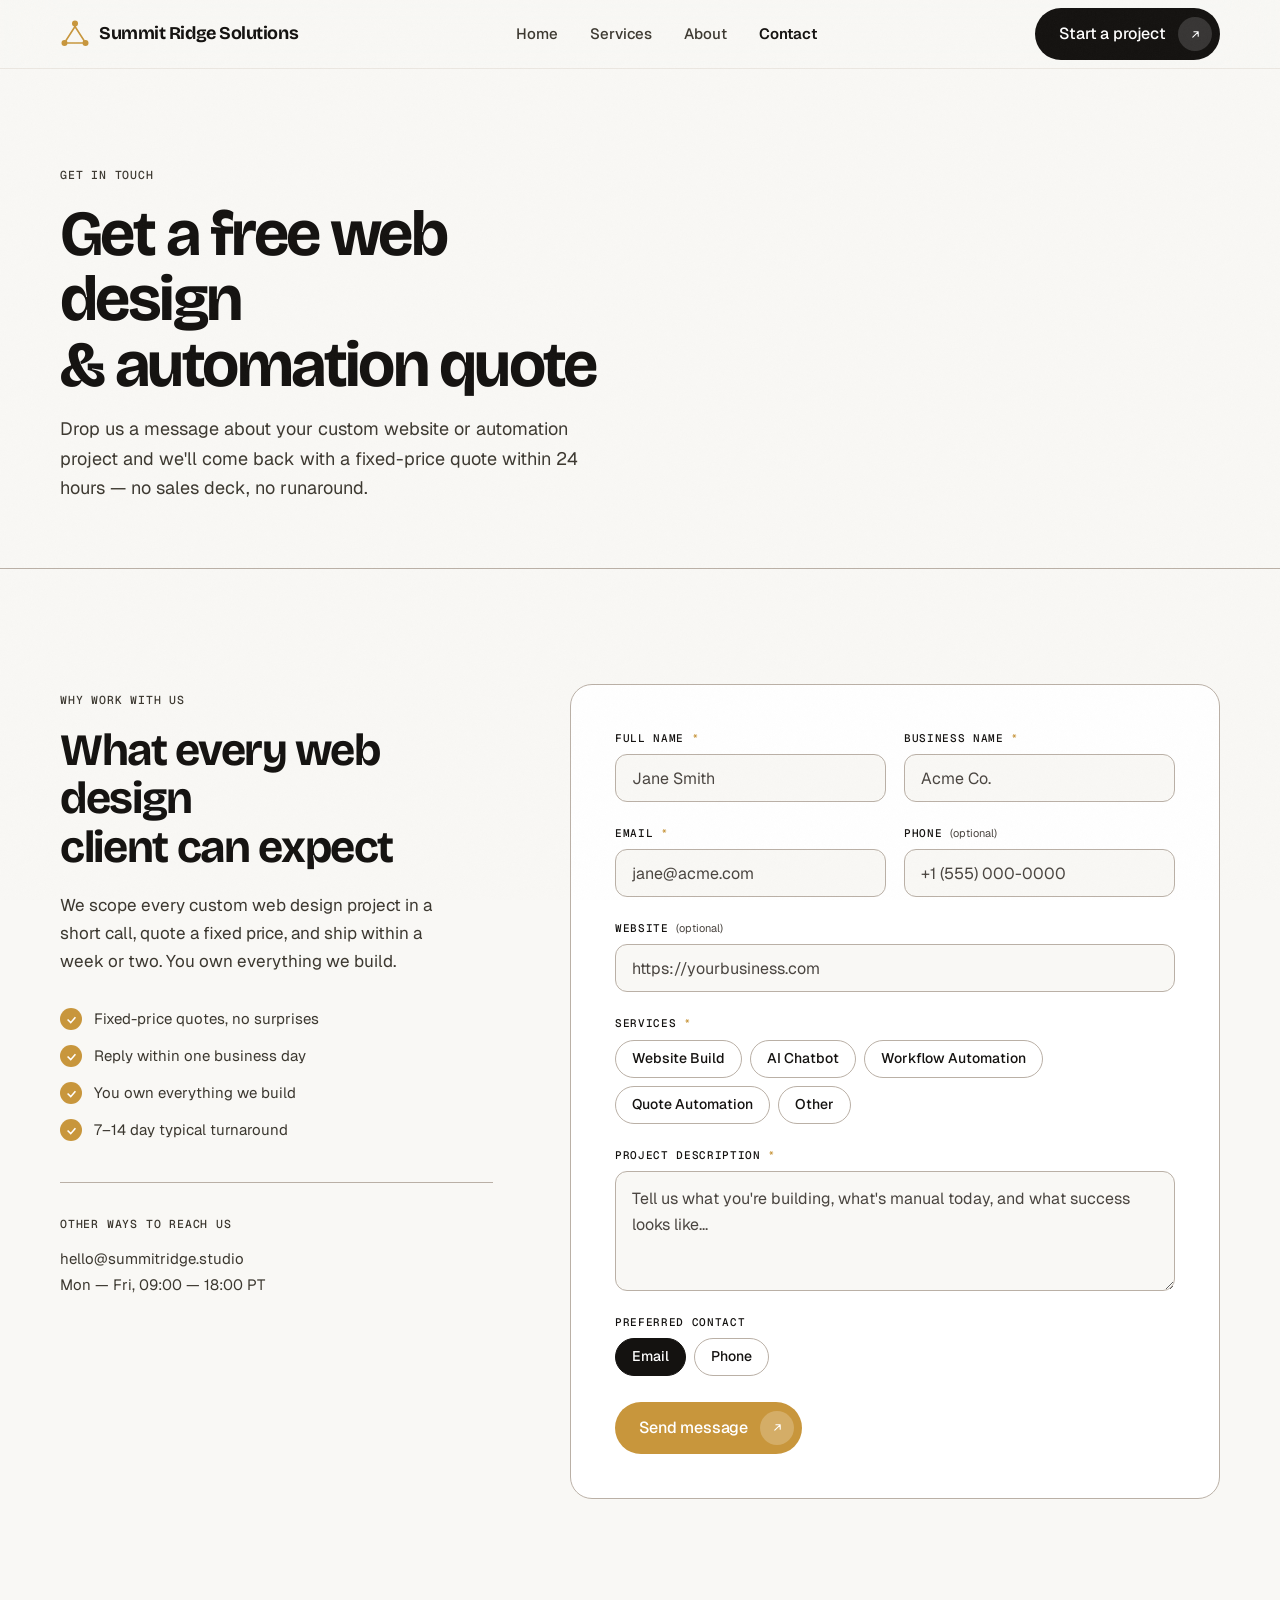
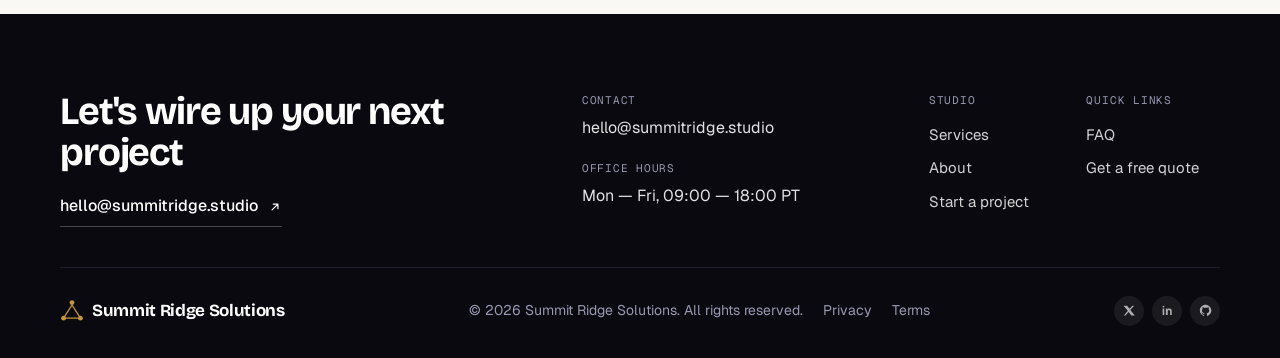
<file: site/contact.html>
<!doctype html>
<html lang="en">
<head>
<meta charset="utf-8"/>
<title>Get a Free Quote | Custom Web Design & Automation | Summit Ridge</title>
<meta name="viewport" content="width=device-width,initial-scale=1"/>
<meta name="description" content="Request a free, fixed-price quote for custom website design or AI workflow automation. We respond within 24 hours with a scoped proposal — no sales deck, no runaround."/>
<link rel="canonical" href="https://sumridsol.com/contact.html"/>
<meta property="og:type" content="website"/>
<meta property="og:url" content="https://sumridsol.com/contact.html"/>
<meta property="og:title" content="Get a Free Quote | Custom Web Design & Automation | Summit Ridge"/>
<meta property="og:description" content="Request a free, fixed-price quote for custom website design or AI workflow automation. We respond within 24 hours with a scoped proposal."/>
<meta property="og:site_name" content="Summit Ridge Solutions"/>
<meta name="twitter:card" content="summary"/>
<meta name="twitter:title" content="Get a Free Quote | Custom Web Design & Automation | Summit Ridge"/>
<meta name="twitter:description" content="Request a free quote for custom website design or AI automation. Response within 24 hours."/>
<link rel="preconnect" href="https://fonts.googleapis.com"/>
<link rel="preconnect" href="https://fonts.gstatic.com" crossorigin/>
<link href="https://fonts.googleapis.com/css2?family=Bricolage+Grotesque:opsz,wght@12..96,400;12..96,500;12..96,600;12..96,700;12..96,800&family=Geist:wght@300;400;500;600;700&family=Geist+Mono:wght@400;500&display=swap" rel="stylesheet"/>
<link rel="stylesheet" href="styles.css"/>
</head>
<body>

<!-- ═══ NAV ════════════════════════════════════════ -->
<header class="nav">
  <div class="wrap nav-inner">
    <a class="brand" href="index.html">
      <svg class="brand-mark" viewBox="0 0 30 30" fill="none" aria-hidden="true">
        <circle cx="15" cy="4.5" r="3" fill="currentColor"/>
        <circle cx="4.5" cy="24" r="3" fill="currentColor"/>
        <circle cx="25.5" cy="24" r="3" fill="currentColor"/>
        <path d="M15 7.5L6 21.5" stroke="currentColor" stroke-width="1.6" stroke-linecap="round"/>
        <path d="M15 7.5L24 21.5" stroke="currentColor" stroke-width="1.6" stroke-linecap="round"/>
        <path d="M7.5 24H22.5" stroke="currentColor" stroke-width="1.6" stroke-linecap="round"/>
      </svg>
      Summit Ridge Solutions
    </a>
    <nav class="nav-links">
      <a href="index.html">Home</a>
      <a href="services.html">Services</a>
      <a href="about.html">About</a>
      <a href="contact.html" class="active">Contact</a>
    </nav>
    <button class="nav-menu-btn" id="nav-toggle" aria-label="Open menu" aria-expanded="false" aria-controls="nav-drawer">
      <span></span><span></span><span></span>
    </button>
    <div class="nav-cta">
      <a href="contact.html" class="btn btn-dark">
        <span>Start a project</span>
        <span class="arr">
          <svg viewBox="0 0 24 24" width="13" height="13" fill="none" stroke="currentColor" stroke-width="2"><path d="M7 17L17 7M9 7h8v8" stroke-linecap="round" stroke-linejoin="round"/></svg>
        </span>
      </a>
    </div>
  </div>
</header>

<div class="nav-drawer" id="nav-drawer" aria-hidden="true">
  <a href="index.html">Home</a>
  <a href="services.html">Services</a>
  <a href="about.html">About</a>
  <a href="contact.html" class="active">Contact</a>
  <a href="contact.html" class="btn">
    <span>Start a project</span>
    <span class="arr"><svg viewBox="0 0 24 24" width="13" height="13" fill="none" stroke="currentColor" stroke-width="2"><path d="M7 17L17 7M9 7h8v8" stroke-linecap="round" stroke-linejoin="round"/></svg></span>
  </a>
</div>

<!-- ═══ PAGE HERO ════════════════════════════════════ -->
<div class="page-hero">
  <div class="wrap">
    <div class="page-hero-inner">
      <span class="label">Get in touch</span>
      <h1 class="display-md reveal" style="margin-top:14px">Get a free web design<br>&amp; automation quote</h1>
      <p style="margin-top:18px;color:var(--muted);font-size:18px;line-height:1.65;max-width:44ch" class="reveal">
        Drop us a message about your custom website or automation project and we'll come back with a fixed-price quote within 24 hours — no sales deck, no runaround.
      </p>
    </div>
  </div>
</div>

<!-- ═══ CONTACT FORM ══════════════════════════════════ -->
<section>
  <div class="wrap">
    <div class="cf-layout">

      <!-- left: sticky sidebar -->
      <div class="cf-left reveal">
        <span class="label">Why work with us</span>
        <h2 class="display-sm" style="margin-top:14px">What every web design<br>client can expect</h2>
        <p class="cf-lede">We scope every custom web design project in a short call, quote a fixed price, and ship within a week or two. You own everything we build.</p>
        <div class="cf-promises">
          <div class="cf-promise reveal">
            <div class="cf-check">
              <svg viewBox="0 0 14 14" width="11" height="11" fill="none" stroke="#fff" stroke-width="2"><path d="M2 7l4 4 6-7"/></svg>
            </div>
            Fixed-price quotes, no surprises
          </div>
          <div class="cf-promise reveal reveal-d1">
            <div class="cf-check">
              <svg viewBox="0 0 14 14" width="11" height="11" fill="none" stroke="#fff" stroke-width="2"><path d="M2 7l4 4 6-7"/></svg>
            </div>
            Reply within one business day
          </div>
          <div class="cf-promise reveal reveal-d2">
            <div class="cf-check">
              <svg viewBox="0 0 14 14" width="11" height="11" fill="none" stroke="#fff" stroke-width="2"><path d="M2 7l4 4 6-7"/></svg>
            </div>
            You own everything we build
          </div>
          <div class="cf-promise reveal reveal-d3">
            <div class="cf-check">
              <svg viewBox="0 0 14 14" width="11" height="11" fill="none" stroke="#fff" stroke-width="2"><path d="M2 7l4 4 6-7"/></svg>
            </div>
            7–14 day typical turnaround
          </div>
        </div>

        <div style="margin-top:40px;padding-top:32px;border-top:1px solid var(--rule)">
          <div class="label" style="display:block;margin-bottom:12px">Other ways to reach us</div>
          <div style="font-size:15px;color:var(--muted);line-height:1.7">
            hello@summitridge.studio<br>
            Mon — Fri, 09:00 — 18:00 PT
          </div>
        </div>
      </div>

      <!-- right: form -->
      <div class="cf-card reveal" style="transition-delay:.1s">
        <!-- default: show form -->
        <form class="cf-form" id="cf" novalidate>
          <div class="cf-row">
            <div class="cf-field" id="field-fullName">
              <label class="cf-label" for="fullName">Full name <span class="cf-req">*</span></label>
              <input class="cf-input" type="text" id="fullName" name="fullName" placeholder="Jane Smith" autocomplete="name"/>
            </div>
            <div class="cf-field" id="field-businessName">
              <label class="cf-label" for="businessName">Business name <span class="cf-req">*</span></label>
              <input class="cf-input" type="text" id="businessName" name="businessName" placeholder="Acme Co."/>
            </div>
          </div>
          <div class="cf-row">
            <div class="cf-field" id="field-email">
              <label class="cf-label" for="email">Email <span class="cf-req">*</span></label>
              <input class="cf-input" type="email" id="email" name="email" placeholder="jane@acme.com" autocomplete="email"/>
            </div>
            <div class="cf-field">
              <label class="cf-label" for="phone">Phone <span class="cf-opt">(optional)</span></label>
              <input class="cf-input" type="tel" id="phone" name="phone" placeholder="+1 (555) 000-0000" autocomplete="tel"/>
            </div>
          </div>
          <div class="cf-field">
            <label class="cf-label" for="website">Website <span class="cf-opt">(optional)</span></label>
            <input class="cf-input" type="url" id="website" name="website" placeholder="https://yourbusiness.com" autocomplete="url"/>
          </div>
          <div class="cf-field" id="field-services">
            <label class="cf-label">Services <span class="cf-req">*</span></label>
            <div class="cf-pills" id="services-pills">
              <button type="button" class="cf-pill" data-svc="Website Build">Website Build</button>
              <button type="button" class="cf-pill" data-svc="AI Chatbot">AI Chatbot</button>
              <button type="button" class="cf-pill" data-svc="Workflow Automation">Workflow Automation</button>
              <button type="button" class="cf-pill" data-svc="Quote Automation">Quote Automation</button>
              <button type="button" class="cf-pill" data-svc="Other">Other</button>
            </div>
          </div>
          <div class="cf-field" id="field-description">
            <label class="cf-label" for="description">Project description <span class="cf-req">*</span></label>
            <textarea class="cf-input cf-textarea" id="description" name="description" placeholder="Tell us what you're building, what's manual today, and what success looks like..."></textarea>
          </div>
          <div class="cf-field">
            <label class="cf-label">Preferred contact</label>
            <div class="cf-pills" id="contact-pills">
              <button type="button" class="cf-pill on" data-contact="Email">Email</button>
              <button type="button" class="cf-pill" data-contact="Phone">Phone</button>
            </div>
          </div>

          <div id="cf-submit-error" style="display:none" class="cf-submit-error" role="alert"></div>

          <div>
            <button type="submit" class="btn" id="submit-btn" style="margin-top:4px">
              <span id="submit-label">Send message</span>
              <span class="arr" id="submit-arr">
                <svg viewBox="0 0 24 24" width="13" height="13" fill="none" stroke="currentColor" stroke-width="2"><path d="M7 17L17 7M9 7h8v8" stroke-linecap="round" stroke-linejoin="round"/></svg>
              </span>
            </button>
          </div>
        </form>

        <!-- success state (hidden initially) -->
        <div class="cf-success" id="cf-success" style="display:none" aria-live="polite">
          <div class="cf-success-icon">
            <svg viewBox="0 0 24 24" width="22" height="22" fill="none" stroke="#fff" stroke-width="2.5"><path d="M5 12l5 5L19 7" stroke-linecap="round" stroke-linejoin="round"/></svg>
          </div>
          <h3>Message sent!</h3>
          <p>Thanks for reaching out. We'll review your project and get back to you within one business day with a scoped quote.</p>
          <a href="index.html" class="btn btn-ghost" style="margin-top:24px">
            <span>Back to home</span>
            <span class="arr">
              <svg viewBox="0 0 24 24" width="13" height="13" fill="none" stroke="currentColor" stroke-width="2"><path d="M7 17L17 7M9 7h8v8" stroke-linecap="round" stroke-linejoin="round"/></svg>
            </span>
          </a>
        </div>
      </div>

    </div>
  </div>
</section>

<!-- ═══ FOOTER ════════════════════════════════════════ -->
<footer class="foot">
  <div class="wrap">
    <div class="foot-top">
      <div>
        <h3 class="foot-tagline">Let's wire up your next project</h3>
        <a href="mailto:hello@summitridge.studio" class="foot-email-cta">
          hello@summitridge.studio
          <svg viewBox="0 0 24 24" width="14" height="14" fill="none" stroke="currentColor" stroke-width="2"><path d="M7 17L17 7M9 7h8v8" stroke-linecap="round" stroke-linejoin="round"/></svg>
        </a>
      </div>
      <div>
        <div class="foot-contact-lbl">Contact</div>
        <div class="foot-contact-val">hello@summitridge.studio</div>
        <div class="foot-contact-lbl" style="margin-top:18px">Office hours</div>
        <div class="foot-contact-val">Mon — Fri, 09:00 — 18:00 PT</div>
      </div>
      <div class="foot-cols">
        <div>
          <div class="foot-col-lbl">Studio</div>
          <nav class="foot-links">
            <a href="services.html">Services</a>
            <a href="about.html">About</a>
            <a href="contact.html">Start a project</a>
          </nav>
        </div>
        <div>
          <div class="foot-col-lbl">Quick links</div>
          <nav class="foot-links">
            <a href="services.html#faq">FAQ</a>
            <a href="contact.html">Get a free quote</a>
          </nav>
        </div>
      </div>
    </div>
    <div class="foot-bottom">
      <div class="foot-brand">
        <svg viewBox="0 0 30 30" fill="none" aria-hidden="true">
          <circle cx="15" cy="4.5" r="3" fill="currentColor"/>
          <circle cx="4.5" cy="24" r="3" fill="currentColor"/>
          <circle cx="25.5" cy="24" r="3" fill="currentColor"/>
          <path d="M15 7.5L6 21.5" stroke="currentColor" stroke-width="1.6" stroke-linecap="round"/>
          <path d="M15 7.5L24 21.5" stroke="currentColor" stroke-width="1.6" stroke-linecap="round"/>
          <path d="M7.5 24H22.5" stroke="currentColor" stroke-width="1.6" stroke-linecap="round"/>
        </svg>
        Summit Ridge Solutions
      </div>
      <div class="foot-legal">
        <span>© 2026 Summit Ridge Solutions. All rights reserved.</span>
        <a href="#">Privacy</a>
        <a href="#">Terms</a>
      </div>
      <div class="socials">
        <a href="#" aria-label="X"><svg viewBox="0 0 24 24" width="13" height="13" fill="currentColor"><path d="M17.5 3h3l-7 8 8.2 10h-6.4l-5-6.4L4.5 21H1.5l7.4-8.6L1 3h6.5l4.5 5.9L17.5 3z"/></svg></a>
        <a href="#" aria-label="LinkedIn"><svg viewBox="0 0 24 24" width="13" height="13" fill="currentColor"><path d="M4.5 3a1.7 1.7 0 100 3.4 1.7 1.7 0 000-3.4zM3 8.5h3v12H3v-12zm6 0h2.9v1.6c.4-.8 1.5-1.9 3.5-1.9 3.7 0 4.4 2.4 4.4 5.5v6.8h-3v-6c0-1.4 0-3.3-2-3.3s-2.4 1.6-2.4 3.2v6.1H9v-12z"/></svg></a>
        <a href="#" aria-label="GitHub"><svg viewBox="0 0 24 24" width="13" height="13" fill="currentColor"><path d="M12 1.5C6.2 1.5 1.5 6.2 1.5 12c0 4.6 3 8.6 7.2 10 .5.1.7-.2.7-.5v-1.8c-2.9.6-3.5-1.4-3.5-1.4-.5-1.2-1.1-1.5-1.1-1.5-.9-.6.1-.6.1-.6 1 .1 1.6 1.1 1.6 1.1.9 1.6 2.5 1.1 3.1.9.1-.7.4-1.1.6-1.4-2.3-.3-4.7-1.1-4.7-5 0-1.1.4-2 1.1-2.7-.1-.3-.5-1.4.1-2.9 0 0 .9-.3 2.9 1.1.8-.2 1.7-.3 2.6-.3.9 0 1.8.1 2.6.3 2-1.4 2.9-1.1 2.9-1.1.6 1.5.2 2.6.1 2.9.7.7 1.1 1.7 1.1 2.7 0 3.9-2.4 4.7-4.7 5 .4.3.7 1 .7 1.9v2.8c0 .3.2.6.7.5 4.2-1.4 7.2-5.4 7.2-10C22.5 6.2 17.8 1.5 12 1.5z"/></svg></a>
      </div>
    </div>
  </div>
</footer>

<script>
const N8N_WEBHOOK_URL = 'https://jgholt.app.n8n.cloud/webhook/project-inquiry';

// Mobile nav
const toggle = document.getElementById('nav-toggle');
const drawer = document.getElementById('nav-drawer');
toggle.addEventListener('click', () => {
  const open = toggle.getAttribute('aria-expanded') === 'true';
  toggle.setAttribute('aria-expanded', String(!open));
  toggle.setAttribute('aria-label', !open ? 'Close menu' : 'Open menu');
  toggle.classList.toggle('open');
  drawer.classList.toggle('open');
  drawer.setAttribute('aria-hidden', String(open));
  document.body.classList.toggle('nav-open');
});
drawer.querySelectorAll('a').forEach(a => a.addEventListener('click', () => {
  toggle.setAttribute('aria-expanded','false');
  toggle.setAttribute('aria-label','Open menu');
  toggle.classList.remove('open');
  drawer.classList.remove('open');
  drawer.setAttribute('aria-hidden','true');
  document.body.classList.remove('nav-open');
}));

// Scroll reveal
const io = new IntersectionObserver(entries => {
  entries.forEach(e => { if (e.isIntersecting) { e.target.classList.add('in'); io.unobserve(e.target); } });
}, { threshold: 0.1, rootMargin: '0px 0px -4% 0px' });
document.querySelectorAll('.reveal').forEach(el => io.observe(el));

// Nav hide on scroll
let lastY = 0;
const nav = document.querySelector('.nav');
window.addEventListener('scroll', () => {
  if (document.body.classList.contains('nav-open')) return;
  const y = window.scrollY;
  if (y < 80) nav.style.transform = '';
  else if (y > lastY + 6) nav.style.transform = 'translateY(-100%)';
  else if (y < lastY - 6) nav.style.transform = '';
  lastY = y;
}, { passive: true });

// Service pill toggles (multi-select)
document.querySelectorAll('#services-pills .cf-pill').forEach(btn => {
  btn.addEventListener('click', () => btn.classList.toggle('on'));
});

// Contact method pills (single-select)
document.querySelectorAll('#contact-pills .cf-pill').forEach(btn => {
  btn.addEventListener('click', () => {
    document.querySelectorAll('#contact-pills .cf-pill').forEach(b => b.classList.remove('on'));
    btn.classList.add('on');
  });
});

// Form submit
document.getElementById('cf').addEventListener('submit', async function(e) {
  e.preventDefault();

  // Clear previous errors
  document.querySelectorAll('.cf-field-err').forEach(f => f.classList.remove('cf-field-err'));
  const errBox = document.getElementById('cf-submit-error');
  errBox.style.display = 'none';

  // Gather values
  const fullName     = document.getElementById('fullName').value.trim();
  const businessName = document.getElementById('businessName').value.trim();
  const email        = document.getElementById('email').value.trim();
  const phone        = document.getElementById('phone').value.trim();
  const website      = document.getElementById('website').value.trim();
  const description  = document.getElementById('description').value.trim();

  const services = Array.from(document.querySelectorAll('#services-pills .cf-pill.on'))
    .map(b => b.dataset.svc);
  const contactMethod = (document.querySelector('#contact-pills .cf-pill.on') || {}).dataset?.contact || 'Email';

  // Validate required fields
  let hasError = false;
  const mark = (id) => {
    document.getElementById(id).classList.add('cf-field-err');
    hasError = true;
  };
  if (!fullName)     mark('field-fullName');
  if (!businessName) mark('field-businessName');
  if (!email || !/^[^\s@]+@[^\s@]+\.[^\s@]+$/.test(email)) mark('field-email');
  if (!description)  mark('field-description');
  if (services.length === 0) mark('field-services');

  if (hasError) {
    errBox.textContent = 'Please fill in all required fields.';
    errBox.style.display = 'block';
    return;
  }

  // Set loading state
  const btn = document.getElementById('submit-btn');
  const lbl = document.getElementById('submit-label');
  const arr = document.getElementById('submit-arr');
  btn.classList.add('cf-loading');
  lbl.textContent = 'Sending…';
  arr.innerHTML = '<span class="cf-spinner"></span>';

  try {
    const res = await fetch(N8N_WEBHOOK_URL, {
      method: 'POST',
      headers: { 'Content-Type': 'application/json' },
      body: JSON.stringify({
        fullName, businessName, email, phone, website,
        services, description, contactMethod,
        submittedAt: new Date().toISOString()
      })
    });

    if (!res.ok) throw new Error(`HTTP ${res.status}`);

    // Show success
    document.getElementById('cf').style.display = 'none';
    document.getElementById('cf-success').style.display = 'flex';
  } catch (err) {
    btn.classList.remove('cf-loading');
    lbl.textContent = 'Send message';
    arr.innerHTML = '<svg viewBox="0 0 24 24" width="13" height="13" fill="none" stroke="currentColor" stroke-width="2"><path d="M7 17L17 7M9 7h8v8" stroke-linecap="round" stroke-linejoin="round"/></svg>';
    errBox.textContent = 'Something went wrong — please try again or email us directly at hello@summitridge.studio.';
    errBox.style.display = 'block';
  }
});
</script>
<script type="application/ld+json">
{
  "@context": "https://schema.org",
  "@type": "ContactPage",
  "name": "Contact Summit Ridge Solutions",
  "url": "https://sumridsol.com/contact.html",
  "description": "Request a free quote for custom website design or AI workflow automation from Summit Ridge Solutions.",
  "mainEntity": {
    "@type": "ProfessionalService",
    "name": "Summit Ridge Solutions",
    "email": "hello@summitridge.studio",
    "openingHours": "Mo-Fr 09:00-18:00"
  }
}
</script>
</body>
</html>
</file>
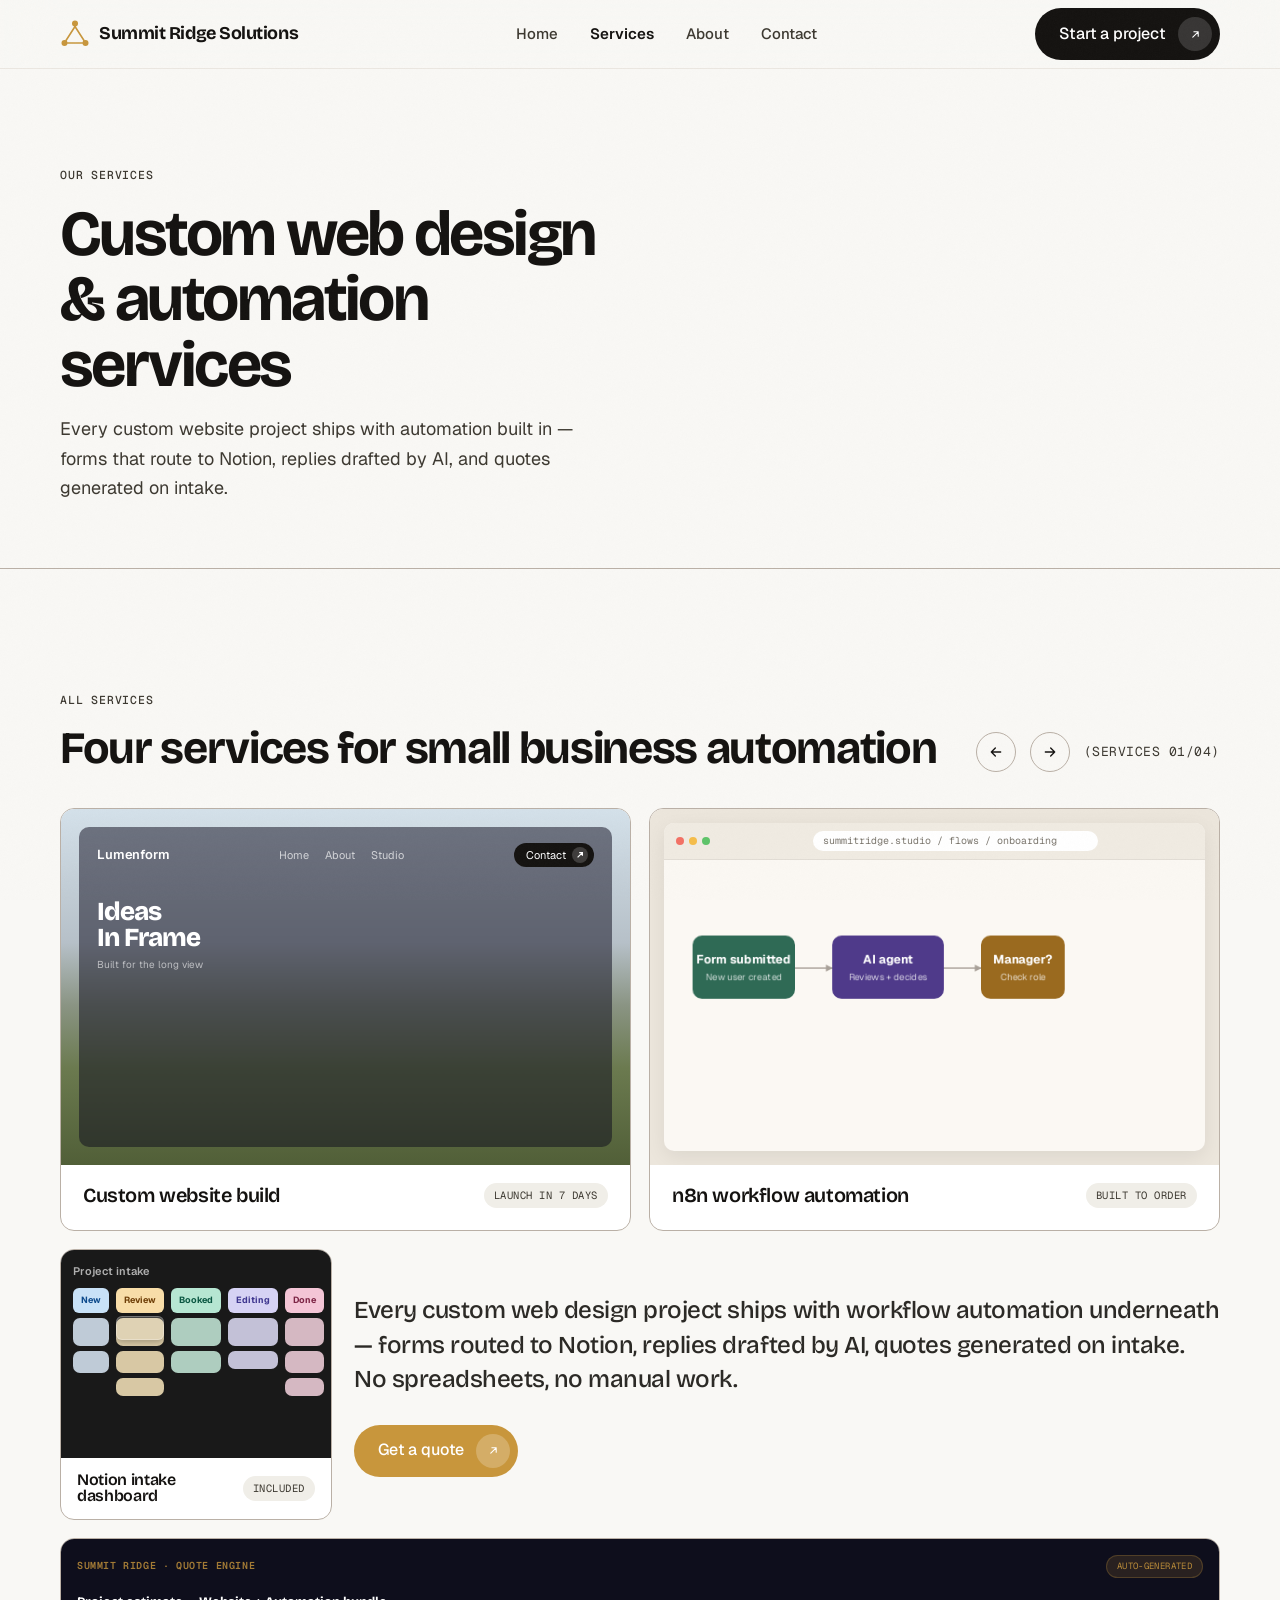
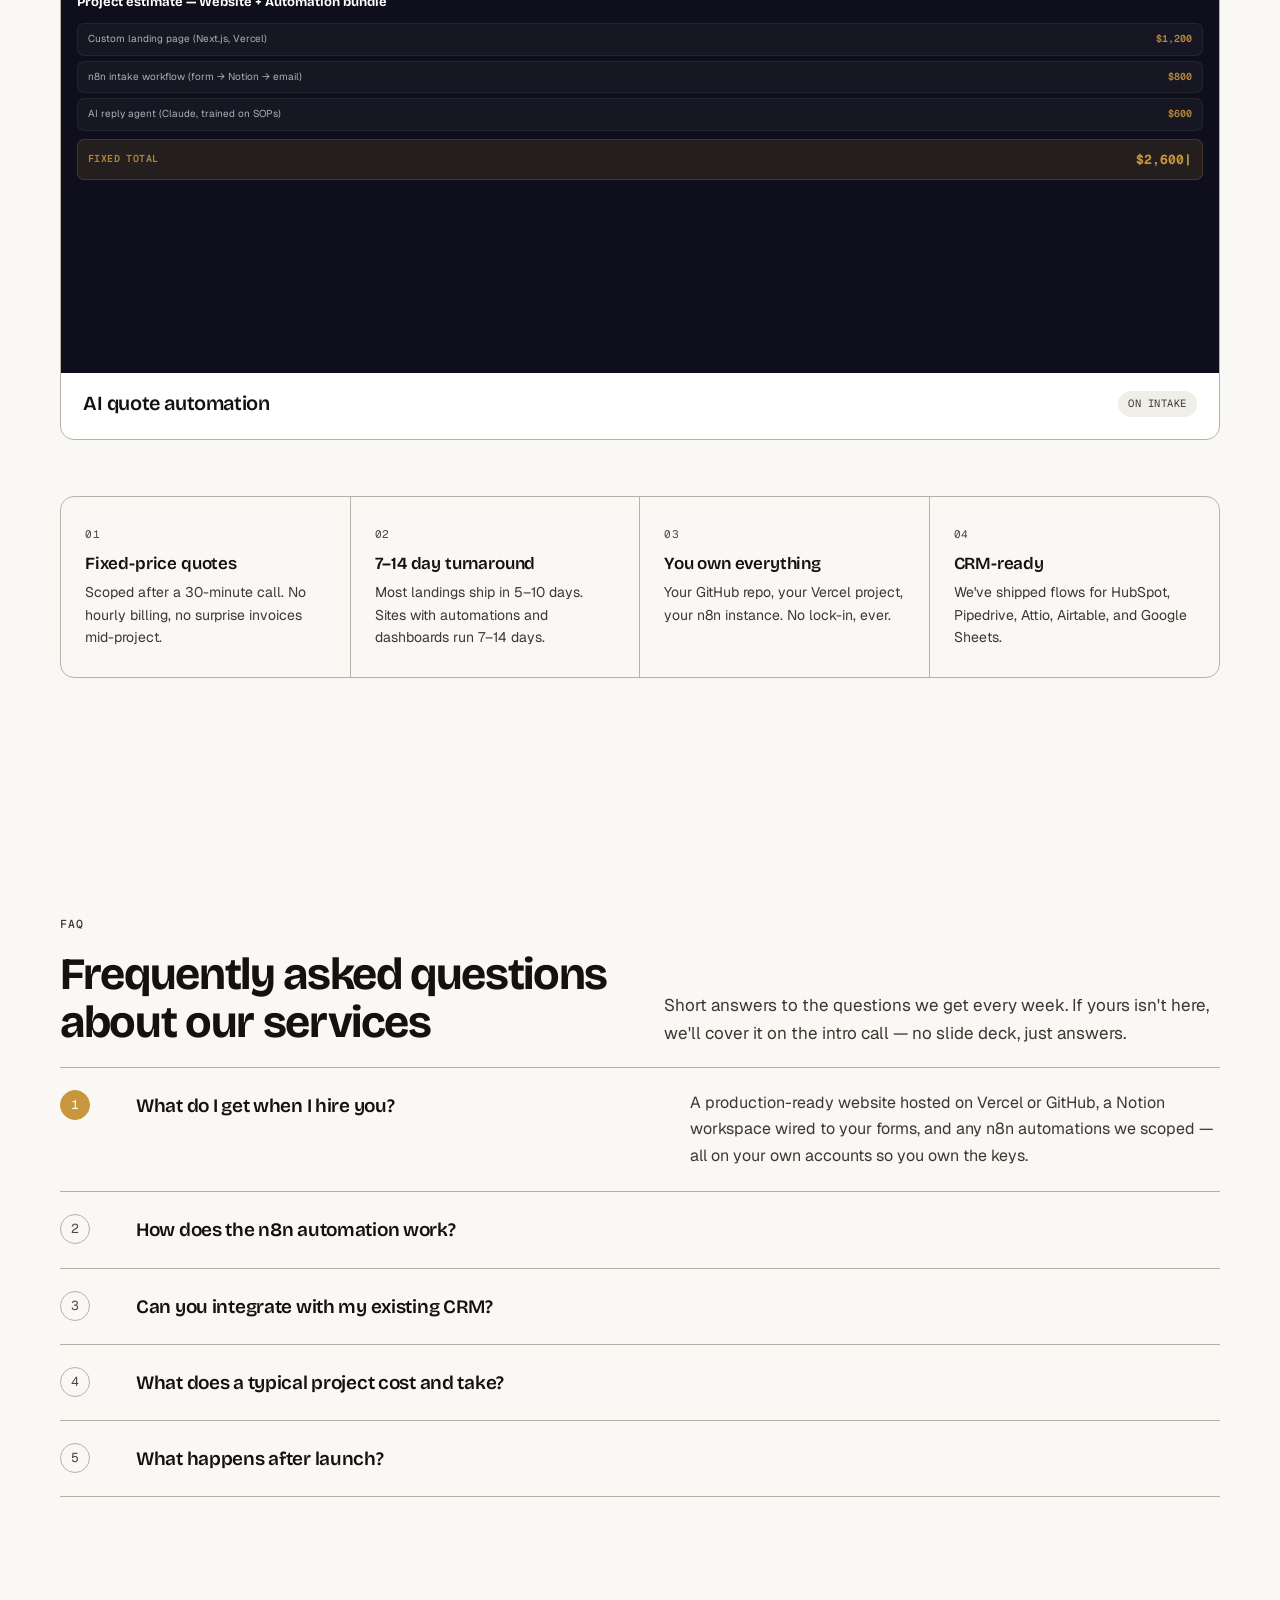
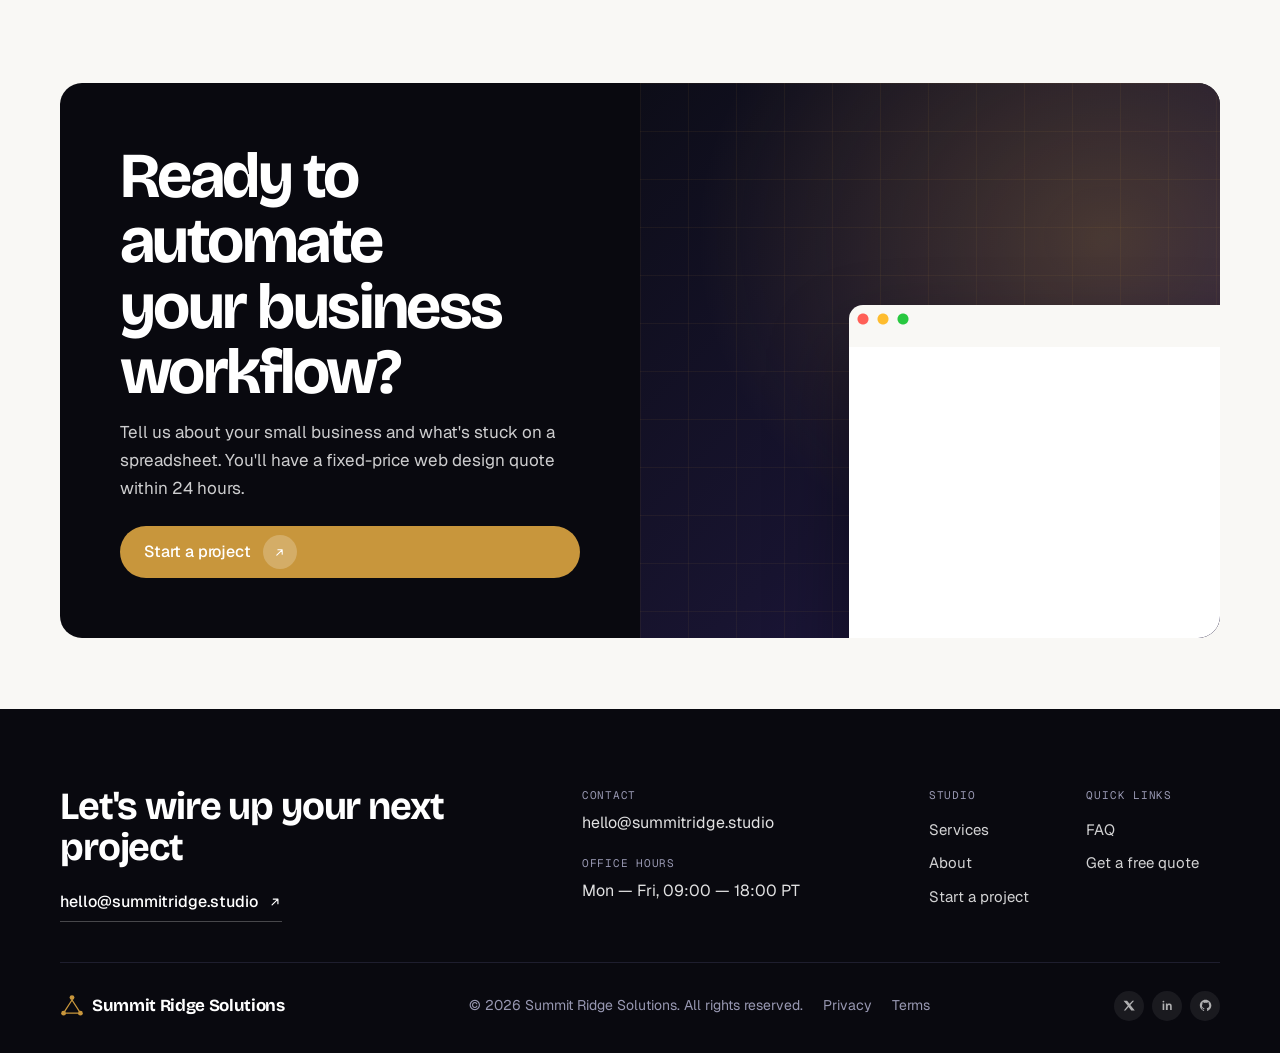
<file: site/services.html>
<!doctype html>
<html lang="en">
<head>
<meta charset="utf-8"/>
<title>Web Design & Workflow Automation Services | Summit Ridge</title>
<meta name="viewport" content="width=device-width,initial-scale=1"/>
<meta name="description" content="Custom website builds, n8n workflow automation, Notion intake dashboards, and AI quote automation. Fixed-price web design for small businesses, launched in 7 days."/>
<link rel="canonical" href="https://sumridsol.com/services.html"/>
<meta property="og:type" content="website"/>
<meta property="og:url" content="https://sumridsol.com/services.html"/>
<meta property="og:title" content="Web Design & Workflow Automation Services | Summit Ridge"/>
<meta property="og:description" content="Custom website builds, n8n workflow automation, Notion intake dashboards, and AI quote automation. Fixed-price web design for small businesses, launched in 7 days."/>
<meta property="og:site_name" content="Summit Ridge Solutions"/>
<meta name="twitter:card" content="summary"/>
<meta name="twitter:title" content="Web Design & Workflow Automation Services | Summit Ridge"/>
<meta name="twitter:description" content="Custom website builds, n8n workflow automation, Notion dashboards, and AI quote automation. Launched in 7 days."/>
<link rel="preconnect" href="https://fonts.googleapis.com"/>
<link rel="preconnect" href="https://fonts.gstatic.com" crossorigin/>
<link href="https://fonts.googleapis.com/css2?family=Bricolage+Grotesque:opsz,wght@12..96,400;12..96,500;12..96,600;12..96,700;12..96,800&family=Geist:wght@300;400;500;600;700&family=Geist+Mono:wght@400;500&display=swap" rel="stylesheet"/>
<link rel="stylesheet" href="styles.css"/>
<style>
/* ── Service grid ───────────────────────────────────── */
.svc-head {
  display:flex; align-items:flex-end; justify-content:space-between;
  margin-bottom:36px; gap:24px;
}
.svc-counter { display:flex; align-items:center; gap:14px; color:var(--muted); }
.arr-btn {
  width:40px; height:40px; border-radius:999px;
  border:1.5px solid var(--rule); background:transparent; color:var(--ink);
  display:grid; place-items:center;
  transition:background .15s,color .15s,border-color .15s;
}
.arr-btn:hover { background:var(--ink); color:#fff; border-color:var(--ink); }
.svc-grid { display:grid; grid-template-columns:1fr 1fr; gap:18px; }
.svc-row { margin-top:18px; display:grid; grid-template-columns:clamp(200px,28%,272px) 1fr; gap:22px; align-items:center; }
.svc-row-card { background:var(--card); border:1.5px solid var(--rule); border-radius:var(--r); overflow:hidden; transition:box-shadow .3s ease, transform .3s ease, border-color .3s ease; }
.svc-row-card:hover { box-shadow:0 20px 56px rgba(0,0,0,.1); transform:translateY(-2px); border-color:rgba(200,150,60,.55); }
.svc-row-card .svc-media { aspect-ratio:1.3/1; }
.svc-row-card .svc-meta { padding:14px 16px; }
.svc-row-card .svc-meta h3 { font-size:16px; }
.svc-pitch {
  font-family:'Bricolage Grotesque',sans-serif;
  font-size:clamp(21px,1.9vw,28px); font-weight:500;
  letter-spacing:-0.02em; line-height:1.42; color:var(--ink-2);
}
.svc-pitch .cta-line { margin-top:28px; }

/* notion mock */
.nk-wrap { position:absolute; inset:0; background:#191919; padding:12px; display:flex; flex-direction:column; gap:8px; }
.nk-hdr { color:rgba(255,255,255,.65); font-size:11px; font-weight:600; font-family:'Geist',sans-serif; }
.nk-board { display:flex; gap:7px; flex:1; position:relative; }
.nk-col { flex:1; display:flex; flex-direction:column; gap:5px; }
.nk-col-h {
  border-radius:6px; padding:5px 8px; font-size:9px; font-weight:700;
  text-align:center; font-family:'Geist',sans-serif;
  opacity:0; transform:translateY(-3px);
  transition:opacity .28s ease, transform .28s cubic-bezier(.2,.7,.2,1);
}
.nk-col-h.nk-in { opacity:1; transform:none; }
.nk-crd {
  border-radius:7px; flex:1; max-height:28px;
  opacity:0; transform:scale(.88) translateY(3px);
  transition:opacity .32s ease, transform .32s cubic-bezier(.2,.7,.2,1);
}
.nk-crd.nk-in { opacity:.85; transform:none; }
.nk-hero-card {
  position:absolute; height:24px; border-radius:6px;
  background:rgba(255,255,255,.18); border:1px solid rgba(255,255,255,.28);
  box-shadow:0 2px 6px rgba(0,0,0,.25);
  top:28px; left:0; width:0; pointer-events:none; opacity:0;
  transition:left .32s cubic-bezier(.4,0,.2,1), opacity .28s ease;
}

/* quote mock */
.qt-wrap { position:absolute; inset:0; background:#0E0E1C; padding:16px; overflow:hidden; }
.qt-header { display:flex; align-items:center; justify-content:space-between; margin-bottom:14px; }
.qt-logo { color:rgba(200,150,60,.8); font-family:'Geist Mono',monospace; font-size:10px; font-weight:600; letter-spacing:.06em; }
.qt-badge {
  background:rgba(200,150,60,.15); border:1px solid rgba(200,150,60,.25);
  border-radius:999px; padding:3px 10px;
  font-family:'Geist Mono',monospace; font-size:9px; color:rgba(200,150,60,.9); letter-spacing:.04em;
}
.qt-title { color:#fff; font-family:'Bricolage Grotesque',sans-serif; font-size:13px; font-weight:700; margin-bottom:10px; }
.qt-row {
  display:flex; align-items:center; justify-content:space-between;
  padding:7px 10px; background:rgba(255,255,255,.04); border-radius:7px;
  margin-bottom:5px; border:1px solid rgba(255,255,255,.06);
}
.qt-item { font-family:'Geist',sans-serif; font-size:10px; color:rgba(255,255,255,.65); }
.qt-price { font-family:'Geist Mono',monospace; font-size:10px; color:rgba(200,150,60,.9); font-weight:600; }
.qt-total {
  display:flex; align-items:center; justify-content:space-between;
  padding:9px 10px; background:rgba(200,150,60,.12); border-radius:7px;
  margin-top:8px; border:1px solid rgba(200,150,60,.2);
}
.qt-total-lbl { font-family:'Geist Mono',monospace; font-size:10px; color:rgba(200,150,60,.85); letter-spacing:.04em; font-weight:600; }
.qt-total-amt { font-family:'Geist Mono',monospace; font-size:13px; color:var(--accent); font-weight:700; }

/* ── Service detail strip ──────────────────────────── */
.detail-strip {
  display:grid; grid-template-columns:repeat(4,1fr);
  gap:0; border:1.5px solid var(--rule); border-radius:var(--r);
  overflow:hidden; margin-top:56px;
}
.detail-item {
  padding:28px 24px; border-right:1.5px solid var(--rule);
}
.detail-item:last-child { border-right:0; }
.detail-num {
  font-family:'Geist Mono',monospace; font-size:11px;
  letter-spacing:.07em; color:var(--muted-2); margin-bottom:12px;
}
.detail-item h4 {
  font-family:'Bricolage Grotesque',sans-serif;
  font-size:17px; font-weight:600; letter-spacing:-.01em; margin-bottom:8px;
}
.detail-item p { font-size:14px; line-height:1.62; color:var(--muted); }

.qt-total-amt::after { content:'|'; animation:cursor-blink .8s steps(1) infinite; }
@keyframes cursor-blink { 0%,49%{opacity:1} 50%,100%{opacity:0} }

@media (max-width:960px) {
  .svc-grid { grid-template-columns:1fr; }
  .svc-row { grid-template-columns:1fr; }
  .detail-strip { grid-template-columns:1fr 1fr; }
  .detail-item { border-right:0; border-bottom:1.5px solid var(--rule); }
  .detail-item:nth-child(odd) { border-right:1.5px solid var(--rule); }
  .detail-item:nth-last-child(-n+2) { border-bottom:0; }
  .faq-head-grid { grid-template-columns:1fr !important; gap:14px !important; }
}
@media (max-width:600px) {
  .detail-strip { grid-template-columns:1fr; }
  .detail-item { border-right:0 !important; }
  .detail-item:last-child { border-bottom:0; }
}
</style>
</head>
<body>

<!-- ═══ NAV ════════════════════════════════════════ -->
<header class="nav">
  <div class="wrap nav-inner">
    <a class="brand" href="index.html">
      <svg class="brand-mark" viewBox="0 0 30 30" fill="none" aria-hidden="true">
        <circle cx="15" cy="4.5" r="3" fill="currentColor"/>
        <circle cx="4.5" cy="24" r="3" fill="currentColor"/>
        <circle cx="25.5" cy="24" r="3" fill="currentColor"/>
        <path d="M15 7.5L6 21.5" stroke="currentColor" stroke-width="1.6" stroke-linecap="round"/>
        <path d="M15 7.5L24 21.5" stroke="currentColor" stroke-width="1.6" stroke-linecap="round"/>
        <path d="M7.5 24H22.5" stroke="currentColor" stroke-width="1.6" stroke-linecap="round"/>
      </svg>
      Summit Ridge Solutions
    </a>
    <nav class="nav-links">
      <a href="index.html">Home</a>
      <a href="services.html" class="active">Services</a>
      <a href="about.html">About</a>
      <a href="contact.html">Contact</a>
    </nav>
    <button class="nav-menu-btn" id="nav-toggle" aria-label="Open menu" aria-expanded="false" aria-controls="nav-drawer">
      <span></span><span></span><span></span>
    </button>
    <div class="nav-cta">
      <a href="contact.html" class="btn btn-dark">
        <span>Start a project</span>
        <span class="arr">
          <svg viewBox="0 0 24 24" width="13" height="13" fill="none" stroke="currentColor" stroke-width="2"><path d="M7 17L17 7M9 7h8v8" stroke-linecap="round" stroke-linejoin="round"/></svg>
        </span>
      </a>
    </div>
  </div>
</header>

<div class="nav-drawer" id="nav-drawer" aria-hidden="true">
  <a href="index.html">Home</a>
  <a href="services.html" class="active">Services</a>
  <a href="about.html">About</a>
  <a href="contact.html">Contact</a>
  <a href="contact.html" class="btn">
    <span>Start a project</span>
    <span class="arr"><svg viewBox="0 0 24 24" width="13" height="13" fill="none" stroke="currentColor" stroke-width="2"><path d="M7 17L17 7M9 7h8v8" stroke-linecap="round" stroke-linejoin="round"/></svg></span>
  </a>
</div>

<!-- ═══ PAGE HERO ════════════════════════════════════ -->
<div class="page-hero">
  <div class="wrap">
    <div class="page-hero-inner">
      <span class="label">Our services</span>
      <h1 class="display-md reveal" style="margin-top:14px">Custom web design &amp; automation services</h1>
      <p style="margin-top:18px;color:var(--muted);font-size:18px;line-height:1.65;max-width:46ch" class="reveal">
        Every custom website project ships with automation built in — forms that route to Notion, replies drafted by AI, and quotes generated on intake.
      </p>
    </div>
  </div>
</div>

<!-- ═══ SERVICES ═════════════════════════════════════ -->
<section>
  <div class="wrap">
    <div class="svc-head">
      <div>
        <span class="label">All services</span>
        <h2 class="display-sm reveal" style="margin-top:12px">Four services for small business automation</h2>
      </div>
      <div class="svc-counter">
        <button class="arr-btn" id="prev-btn" aria-label="Previous">
          <svg viewBox="0 0 24 24" width="16" height="16" fill="none" stroke="currentColor" stroke-width="2"><path d="M19 12H5M11 18l-6-6 6-6" stroke-linecap="round" stroke-linejoin="round"/></svg>
        </button>
        <button class="arr-btn" id="next-btn" aria-label="Next">
          <svg viewBox="0 0 24 24" width="16" height="16" fill="none" stroke="currentColor" stroke-width="2"><path d="M5 12h14M13 6l6 6-6 6" stroke-linecap="round" stroke-linejoin="round"/></svg>
        </button>
        <span class="mono" id="svc-counter" style="font-size:13px;letter-spacing:.04em;color:var(--muted)">(SERVICES 01/04)</span>
      </div>
    </div>

    <!-- top 2 cards -->
    <div class="svc-grid">
      <article class="svc-card reveal" id="svc-1">
        <div class="svc-media">
          <div class="wm-mock">
            <div class="wm-bg"></div>
            <div class="wm-card-overlay">
              <div class="wm-row">
                <span class="wm-bname">Lumenform</span>
                <div class="wm-nav-links"><span>Home</span><span>About</span><span>Studio</span></div>
                <div class="wm-cta-sm">Contact <span class="wm-cta-arr"><svg viewBox="0 0 10 10" width="8" height="8" fill="none" stroke="currentColor" stroke-width="1.5"><path d="M2 8L8 2M4 2h4v4"/></svg></span></div>
              </div>
              <div class="wm-headline">Ideas<br>In Frame</div>
              <div class="wm-sub">Built for the long view</div>
            </div>
            <div class="wm-cursor"></div>
          </div>
        </div>
        <div class="svc-meta">
          <h3>Custom website build</h3>
          <span class="svc-badge">Launch in 7 days</span>
        </div>
      </article>

      <article class="svc-card reveal" id="svc-2" style="transition-delay:.08s">
        <div class="svc-media">
          <div class="wf-wrap">
            <div class="wf-browser">
              <div class="wf-chrome">
                <div class="wf-dots">
                  <span style="background:#f37165"></span>
                  <span style="background:#f5bd4a"></span>
                  <span style="background:#5ec469"></span>
                </div>
                <div class="wf-url">summitridge.studio / flows / onboarding</div>
              </div>
              <div class="wf-stage">
                <svg viewBox="0 0 560 230" class="wf-svg" preserveAspectRatio="xMidYMid meet" role="img" aria-label="n8n workflow automation diagram showing form submission, AI review, and routing to Slack and CRM">
                  <defs>
                    <marker id="arr-s" viewBox="0 0 10 10" refX="9" refY="5" markerWidth="5" markerHeight="5" orient="auto-start-reverse">
                      <path d="M0 0L10 5L0 10z" fill="#a8a098"/>
                    </marker>
                  </defs>
                  <g class="wf-node">
                    <rect x="20" y="40" width="110" height="68" rx="10" fill="#2f6a55"/>
                    <text x="75" y="70" fill="#fff" font-size="13" font-weight="700" font-family="Geist, sans-serif" text-anchor="middle">Form submitted</text>
                    <text x="75" y="88" fill="rgba(255,255,255,.75)" font-size="10" font-family="Geist, sans-serif" text-anchor="middle">New user created</text>
                  </g>
                  <g class="wf-node">
                    <path d="M130 75 L170 75" stroke="#a8a098" stroke-width="1.5" fill="none" marker-end="url(#arr-s)"/>
                  </g>
                  <g class="wf-node">
                    <rect x="170" y="40" width="120" height="68" rx="10" fill="#4f3a8a"/>
                    <text x="230" y="70" fill="#fff" font-size="13" font-weight="700" font-family="Geist, sans-serif" text-anchor="middle">AI agent</text>
                    <text x="230" y="88" fill="rgba(255,255,255,.75)" font-size="10" font-family="Geist, sans-serif" text-anchor="middle">Reviews + decides</text>
                  </g>
                  <g class="wf-node">
                    <path d="M290 75 L330 75" stroke="#a8a098" stroke-width="1.5" fill="none" marker-end="url(#arr-s)"/>
                  </g>
                  <g class="wf-node">
                    <rect x="330" y="40" width="90" height="68" rx="10" fill="#9a6a1f"/>
                    <text x="375" y="70" fill="#fff" font-size="13" font-weight="700" font-family="Geist, sans-serif" text-anchor="middle">Manager?</text>
                    <text x="375" y="88" fill="rgba(255,255,255,.75)" font-size="10" font-family="Geist, sans-serif" text-anchor="middle">Check role</text>
                  </g>
                  <g class="wf-node">
                    <path d="M420 60 L450 60 L450 30 L462 30" stroke="#a8a098" stroke-width="1.5" fill="none" marker-end="url(#arr-s)"/>
                    <path d="M420 90 L450 90 L450 120 L462 120" stroke="#a8a098" stroke-width="1.5" fill="none" marker-end="url(#arr-s)"/>
                  </g>
                  <g class="wf-node">
                    <rect x="462" y="10" width="84" height="46" rx="8" fill="#2a4f80"/>
                    <text x="504" y="30" fill="#fff" font-size="10" font-weight="600" font-family="Geist, sans-serif" text-anchor="middle">Slack</text>
                    <text x="504" y="45" fill="rgba(255,255,255,.75)" font-size="9" font-family="Geist, sans-serif" text-anchor="middle">invite</text>
                  </g>
                  <g class="wf-node">
                    <rect x="462" y="100" width="84" height="46" rx="8" fill="#8a3a2a"/>
                    <text x="504" y="120" fill="#fff" font-size="10" font-weight="600" font-family="Geist, sans-serif" text-anchor="middle">Update</text>
                    <text x="504" y="135" fill="rgba(255,255,255,.75)" font-size="9" font-family="Geist, sans-serif" text-anchor="middle">profile</text>
                  </g>
                </svg>
              </div>
            </div>
          </div>
        </div>
        <div class="svc-meta">
          <h3>n8n workflow automation</h3>
          <span class="svc-badge">Built to order</span>
        </div>
      </article>
    </div>

    <!-- bottom row: Notion + pitch, Quote automation -->
    <div class="svc-row">
      <article class="svc-row-card reveal" id="svc-3">
        <div class="svc-media">
          <div class="nk-wrap">
            <div class="nk-hdr">Project intake</div>
            <div class="nk-board">
              <div class="nk-col">
                <div class="nk-col-h" style="background:#C8E1F7;color:#0D4A8C">New</div>
                <div class="nk-crd" style="background:#DCEAF8"></div>
                <div class="nk-crd" style="background:#DCEAF8;max-height:22px"></div>
              </div>
              <div class="nk-col">
                <div class="nk-col-h" style="background:#F8DDA8;color:#6F3F08">Review</div>
                <div class="nk-crd" style="background:#FAE7BC"></div>
                <div class="nk-crd" style="background:#FAE7BC;max-height:22px"></div>
                <div class="nk-crd" style="background:#FAE7BC;max-height:18px"></div>
              </div>
              <div class="nk-col">
                <div class="nk-col-h" style="background:#B6E6D2;color:#0A5742">Booked</div>
                <div class="nk-crd" style="background:#C8EDDC"></div>
                <div class="nk-crd" style="background:#C8EDDC;max-height:22px"></div>
              </div>
              <div class="nk-col">
                <div class="nk-col-h" style="background:#D6D2F4;color:#3E368F">Editing</div>
                <div class="nk-crd" style="background:#E1DEF8"></div>
                <div class="nk-crd" style="background:#E1DEF8;max-height:18px"></div>
              </div>
              <div class="nk-col">
                <div class="nk-col-h" style="background:#F4C5D6;color:#7C2444">Done</div>
                <div class="nk-crd" style="background:#F6D4E0"></div>
                <div class="nk-crd" style="background:#F6D4E0;max-height:22px"></div>
                <div class="nk-crd" style="background:#F6D4E0;max-height:18px"></div>
              </div>
              <div class="nk-hero-card"></div>
            </div>
          </div>
        </div>
        <div class="svc-meta">
          <h3>Notion intake dashboard</h3>
          <span class="svc-badge">Included</span>
        </div>
      </article>

      <div class="svc-pitch reveal">
        Every custom web design project ships with workflow automation underneath — forms routed to Notion, replies drafted by AI, quotes generated on intake. No spreadsheets, no manual work.
        <div class="cta-line">
          <a href="contact.html" class="btn">
            <span>Get a quote</span>
            <span class="arr"><svg viewBox="0 0 24 24" width="13" height="13" fill="none" stroke="currentColor" stroke-width="2"><path d="M7 17L17 7M9 7h8v8" stroke-linecap="round" stroke-linejoin="round"/></svg></span>
          </a>
        </div>
      </div>
    </div>

    <!-- 4th service: quote automation (full-width card) -->
    <div style="margin-top:18px">
      <article class="svc-card reveal" id="svc-4">
        <div class="svc-media" style="aspect-ratio:16/6">
          <div class="qt-wrap">
            <div class="qt-header">
              <span class="qt-logo">SUMMIT RIDGE · QUOTE ENGINE</span>
              <span class="qt-badge">AUTO-GENERATED</span>
            </div>
            <div class="qt-title">Project estimate — Website + Automation bundle</div>
            <div class="qt-row">
              <span class="qt-item">Custom landing page (Next.js, Vercel)</span>
              <span class="qt-price">$1,200</span>
            </div>
            <div class="qt-row">
              <span class="qt-item">n8n intake workflow (form → Notion → email)</span>
              <span class="qt-price">$800</span>
            </div>
            <div class="qt-row">
              <span class="qt-item">AI reply agent (Claude, trained on SOPs)</span>
              <span class="qt-price">$600</span>
            </div>
            <div class="qt-total">
              <span class="qt-total-lbl">FIXED TOTAL</span>
              <span class="qt-total-amt">$2,600</span>
            </div>
          </div>
        </div>
        <div class="svc-meta">
          <h3>AI quote automation</h3>
          <span class="svc-badge">On intake</span>
        </div>
      </article>
    </div>

    <!-- Detail strip -->
    <div class="detail-strip reveal">
      <div class="detail-item">
        <div class="detail-num">01</div>
        <h4>Fixed-price quotes</h4>
        <p>Scoped after a 30-minute call. No hourly billing, no surprise invoices mid-project.</p>
      </div>
      <div class="detail-item">
        <div class="detail-num">02</div>
        <h4>7–14 day turnaround</h4>
        <p>Most landings ship in 5–10 days. Sites with automations and dashboards run 7–14 days.</p>
      </div>
      <div class="detail-item">
        <div class="detail-num">03</div>
        <h4>You own everything</h4>
        <p>Your GitHub repo, your Vercel project, your n8n instance. No lock-in, ever.</p>
      </div>
      <div class="detail-item">
        <div class="detail-num">04</div>
        <h4>CRM-ready</h4>
        <p>We've shipped flows for HubSpot, Pipedrive, Attio, Airtable, and Google Sheets.</p>
      </div>
    </div>
  </div>
</section>

<!-- ═══ FAQ ═══════════════════════════════════════════ -->
<section id="faq">
  <div class="wrap">
    <div style="display:grid;grid-template-columns:1fr 1fr;gap:48px;align-items:end;margin-bottom:20px" class="faq-head-grid">
      <div>
        <span class="label">FAQ</span>
        <h2 class="display-sm reveal" style="margin-top:14px">Frequently asked questions<br>about our services</h2>
      </div>
      <div style="color:var(--muted);font-size:17px;line-height:1.65">
        Short answers to the questions we get every week. If yours isn't here, we'll cover it on the intro call — no slide deck, just answers.
      </div>
    </div>

    <div id="faq-list">
      <div class="faq-item open reveal" data-idx="0">
        <div class="faq-num mono">1</div>
        <div class="faq-q">What do I get when I hire you?</div>
        <div class="faq-a">A production-ready website hosted on Vercel or GitHub, a Notion workspace wired to your forms, and any n8n automations we scoped — all on your own accounts so you own the keys.</div>
      </div>
      <div class="faq-item reveal" data-idx="1" style="transition-delay:.07s">
        <div class="faq-num mono">2</div>
        <div class="faq-q">How does the n8n automation work?</div>
        <div class="faq-a">We run n8n flows that watch your inbox and forms, draft replies with an LLM trained on your past responses, generate quotes from a pricing sheet, and push everything into Notion or your CRM. You approve, the customer hears back in minutes.</div>
      </div>
      <div class="faq-item reveal" data-idx="2" style="transition-delay:.14s">
        <div class="faq-num mono">3</div>
        <div class="faq-q">Can you integrate with my existing CRM?</div>
        <div class="faq-a">Yes. We've shipped flows for HubSpot, Pipedrive, Attio, Airtable, and plain Google Sheets. If it has an API or a webhook, we can wire it up.</div>
      </div>
      <div class="faq-item reveal" data-idx="3" style="transition-delay:.21s">
        <div class="faq-num mono">4</div>
        <div class="faq-q">What does a typical project cost and take?</div>
        <div class="faq-a">Most landings ship in 5–10 days. Sites with custom forms, Notion dashboards, and one or two automations run 7–14 days. We quote a fixed price after a 30-minute scoping call.</div>
      </div>
      <div class="faq-item reveal" data-idx="4" style="transition-delay:.28s">
        <div class="faq-num mono">5</div>
        <div class="faq-q">What happens after launch?</div>
        <div class="faq-a">You keep the GitHub repo, the Vercel project, and the n8n instance. We offer a monthly retainer for tweaks and new flows, but there's no lock-in — keep us on call or take it from here.</div>
      </div>
    </div>
  </div>
</section>

<!-- ═══ FINAL CTA ══════════════════════════════════════ -->
<section class="tight">
  <div class="wrap">
    <div class="final">
      <div class="final-left">
        <div>
          <h2 class="display-md">Ready to automate<br>your business workflow?</h2>
          <p>Tell us about your small business and what's stuck on a spreadsheet. You'll have a fixed-price web design quote within 24 hours.</p>
        </div>
        <a href="contact.html" class="btn">
          <span>Start a project</span>
          <span class="arr"><svg viewBox="0 0 24 24" width="13" height="13" fill="none" stroke="currentColor" stroke-width="2"><path d="M7 17L17 7M9 7h8v8" stroke-linecap="round" stroke-linejoin="round"/></svg></span>
        </a>
      </div>
      <div class="final-right">
        <div class="final-grid"></div>
        <div class="final-window"></div>
      </div>
    </div>
  </div>
</section>

<!-- ═══ FOOTER ════════════════════════════════════════ -->
<footer class="foot">
  <div class="wrap">
    <div class="foot-top">
      <div>
        <h3 class="foot-tagline">Let's wire up your next project</h3>
        <a href="mailto:hello@summitridge.studio" class="foot-email-cta">
          hello@summitridge.studio
          <svg viewBox="0 0 24 24" width="14" height="14" fill="none" stroke="currentColor" stroke-width="2"><path d="M7 17L17 7M9 7h8v8" stroke-linecap="round" stroke-linejoin="round"/></svg>
        </a>
      </div>
      <div>
        <div class="foot-contact-lbl">Contact</div>
        <div class="foot-contact-val">hello@summitridge.studio</div>
        <div class="foot-contact-lbl" style="margin-top:18px">Office hours</div>
        <div class="foot-contact-val">Mon — Fri, 09:00 — 18:00 PT</div>
      </div>
      <div class="foot-cols">
        <div>
          <div class="foot-col-lbl">Studio</div>
          <nav class="foot-links">
            <a href="services.html">Services</a>
            <a href="about.html">About</a>
            <a href="contact.html">Start a project</a>
          </nav>
        </div>
        <div>
          <div class="foot-col-lbl">Quick links</div>
          <nav class="foot-links">
            <a href="#faq">FAQ</a>
            <a href="contact.html">Get a free quote</a>
          </nav>
        </div>
      </div>
    </div>
    <div class="foot-bottom">
      <div class="foot-brand">
        <svg viewBox="0 0 30 30" fill="none" aria-hidden="true">
          <circle cx="15" cy="4.5" r="3" fill="currentColor"/>
          <circle cx="4.5" cy="24" r="3" fill="currentColor"/>
          <circle cx="25.5" cy="24" r="3" fill="currentColor"/>
          <path d="M15 7.5L6 21.5" stroke="currentColor" stroke-width="1.6" stroke-linecap="round"/>
          <path d="M15 7.5L24 21.5" stroke="currentColor" stroke-width="1.6" stroke-linecap="round"/>
          <path d="M7.5 24H22.5" stroke="currentColor" stroke-width="1.6" stroke-linecap="round"/>
        </svg>
        Summit Ridge Solutions
      </div>
      <div class="foot-legal">
        <span>© 2026 Summit Ridge Solutions. All rights reserved.</span>
        <a href="#">Privacy</a>
        <a href="#">Terms</a>
      </div>
      <div class="socials">
        <a href="#" aria-label="X"><svg viewBox="0 0 24 24" width="13" height="13" fill="currentColor"><path d="M17.5 3h3l-7 8 8.2 10h-6.4l-5-6.4L4.5 21H1.5l7.4-8.6L1 3h6.5l4.5 5.9L17.5 3z"/></svg></a>
        <a href="#" aria-label="LinkedIn"><svg viewBox="0 0 24 24" width="13" height="13" fill="currentColor"><path d="M4.5 3a1.7 1.7 0 100 3.4 1.7 1.7 0 000-3.4zM3 8.5h3v12H3v-12zm6 0h2.9v1.6c.4-.8 1.5-1.9 3.5-1.9 3.7 0 4.4 2.4 4.4 5.5v6.8h-3v-6c0-1.4 0-3.3-2-3.3s-2.4 1.6-2.4 3.2v6.1H9v-12z"/></svg></a>
        <a href="#" aria-label="GitHub"><svg viewBox="0 0 24 24" width="13" height="13" fill="currentColor"><path d="M12 1.5C6.2 1.5 1.5 6.2 1.5 12c0 4.6 3 8.6 7.2 10 .5.1.7-.2.7-.5v-1.8c-2.9.6-3.5-1.4-3.5-1.4-.5-1.2-1.1-1.5-1.1-1.5-.9-.6.1-.6.1-.6 1 .1 1.6 1.1 1.6 1.1.9 1.6 2.5 1.1 3.1.9.1-.7.4-1.1.6-1.4-2.3-.3-4.7-1.1-4.7-5 0-1.1.4-2 1.1-2.7-.1-.3-.5-1.4.1-2.9 0 0 .9-.3 2.9 1.1.8-.2 1.7-.3 2.6-.3.9 0 1.8.1 2.6.3 2-1.4 2.9-1.1 2.9-1.1.6 1.5.2 2.6.1 2.9.7.7 1.1 1.7 1.1 2.7 0 3.9-2.4 4.7-4.7 5 .4.3.7 1 .7 1.9v2.8c0 .3.2.6.7.5 4.2-1.4 7.2-5.4 7.2-10C22.5 6.2 17.8 1.5 12 1.5z"/></svg></a>
      </div>
    </div>
  </div>
</footer>

<script>
const toggle = document.getElementById('nav-toggle');
const drawer = document.getElementById('nav-drawer');
toggle.addEventListener('click', () => {
  const open = toggle.getAttribute('aria-expanded') === 'true';
  toggle.setAttribute('aria-expanded', String(!open));
  toggle.setAttribute('aria-label', !open ? 'Close menu' : 'Open menu');
  toggle.classList.toggle('open');
  drawer.classList.toggle('open');
  drawer.setAttribute('aria-hidden', String(open));
  document.body.classList.toggle('nav-open');
});
drawer.querySelectorAll('a').forEach(a => a.addEventListener('click', () => {
  toggle.setAttribute('aria-expanded','false');
  toggle.setAttribute('aria-label','Open menu');
  toggle.classList.remove('open');
  drawer.classList.remove('open');
  drawer.setAttribute('aria-hidden','true');
  document.body.classList.remove('nav-open');
}));

const io = new IntersectionObserver(entries => {
  entries.forEach(e => { if (e.isIntersecting) { e.target.classList.add('in'); io.unobserve(e.target); } });
}, { threshold: 0.1, rootMargin: '0px 0px -4% 0px' });
document.querySelectorAll('.reveal').forEach(el => io.observe(el));

let lastY = 0;
const nav = document.querySelector('.nav');
window.addEventListener('scroll', () => {
  if (document.body.classList.contains('nav-open')) return;
  const y = window.scrollY;
  if (y < 80) nav.style.transform = '';
  else if (y > lastY + 6) nav.style.transform = 'translateY(-100%)';
  else if (y < lastY - 6) nav.style.transform = '';
  lastY = y;
}, { passive: true });

document.querySelectorAll('.faq-item').forEach(item => {
  item.addEventListener('click', () => {
    const wasOpen = item.classList.contains('open');
    document.querySelectorAll('.faq-item').forEach(i => i.classList.remove('open'));
    if (!wasOpen) item.classList.add('open');
  });
});

function setupNkBoard() {
  const board = document.querySelector('.nk-board');
  if (!board) return;
  const cols = board.querySelectorAll('.nk-col');
  const hero = board.querySelector('.nk-hero-card');
  let step = 0;

  function snapTo(idx, animate) {
    const col = cols[idx];
    if (!animate) hero.style.transition = 'none';
    hero.style.left  = col.offsetLeft + 'px';
    hero.style.width = col.offsetWidth + 'px';
    if (!animate) requestAnimationFrame(() => { hero.style.transition = ''; });
  }

  snapTo(0, false);
  setTimeout(() => { hero.style.opacity = '1'; }, 400);

  setInterval(() => {
    if (step < 4) {
      step++;
      snapTo(step, true);
    } else {
      hero.style.opacity = '0';
      setTimeout(() => {
        step = 0;
        snapTo(0, false);
        setTimeout(() => { hero.style.opacity = '1'; }, 60);
      }, 380);
    }
  }, 1600);
}
setupNkBoard();

const nkObserver = new IntersectionObserver(entries => {
  entries.forEach(e => {
    if (!e.isIntersecting) return;
    e.target.querySelectorAll('.nk-col-h').forEach((h, ci) => {
      setTimeout(() => h.classList.add('nk-in'), ci * 110);
    });
    e.target.querySelectorAll('.nk-col').forEach((col, ci) => {
      col.querySelectorAll('.nk-crd').forEach((crd, ri) => {
        setTimeout(() => crd.classList.add('nk-in'), ci * 110 + 80 + ri * 55);
      });
    });
    nkObserver.unobserve(e.target);
  });
}, { threshold: 0.25 });
const svc3 = document.getElementById('svc-3');
if (svc3) nkObserver.observe(svc3);

document.querySelectorAll('.wm-mock').forEach(mock => {
  const cursor = mock.querySelector('.wm-cursor');
  const bg = mock.querySelector('.wm-bg');
  const overlay = mock.querySelector('.wm-card-overlay');
  let cx = 50, cy = 50, tx = 50, ty = 50;
  mock.addEventListener('mousemove', e => {
    const r = mock.getBoundingClientRect();
    tx = ((e.clientX - r.left) / r.width) * 100;
    ty = ((e.clientY - r.top) / r.height) * 100;
  });
  mock.addEventListener('mouseenter', () => { cursor.style.opacity = '1'; });
  mock.addEventListener('mouseleave', () => {
    cursor.style.opacity = '0'; tx = 50; ty = 50;
  });
  (function tick() {
    cx += (tx - cx) * 0.1; cy += (ty - cy) * 0.1;
    cursor.style.left = cx + '%'; cursor.style.top = cy + '%';
    const dx = (cx - 50) / 50, dy = (cy - 50) / 50;
    bg.style.transform = `translate(${-dx * 8}px,${-dy * 6}px) scale(1.04)`;
    overlay.style.transform = `translate(${dx * 4}px,${dy * 3}px)`;
    requestAnimationFrame(tick);
  })();
});

let idx = 1;
const counter = document.getElementById('svc-counter');
document.getElementById('prev-btn').addEventListener('click', () => {
  idx = Math.max(1, idx - 1);
  counter.textContent = `(SERVICES 0${idx}/04)`;
  document.getElementById('svc-' + idx).scrollIntoView({ behavior:'smooth', block:'start' });
});
document.getElementById('next-btn').addEventListener('click', () => {
  idx = Math.min(4, idx + 1);
  counter.textContent = `(SERVICES 0${idx}/04)`;
  document.getElementById('svc-' + idx).scrollIntoView({ behavior:'smooth', block:'start' });
});
</script>
<script>
(function () {
  var svg = document.querySelector('.wf-svg');
  if (!svg) return;
  var nodes = svg.querySelectorAll('.wf-node');
  var triggered = false;
  var io = new IntersectionObserver(function (entries) {
    if (triggered || !entries[0].isIntersecting) return;
    triggered = true;
    nodes.forEach(function (node, i) {
      setTimeout(function () { node.classList.add('wf-visible'); }, i * 140);
    });
    io.disconnect();
  }, { threshold: 0.35 });
  io.observe(svg);
})();
</script>
<script type="application/ld+json">
{
  "@context": "https://schema.org",
  "@type": "Service",
  "serviceType": "Custom Website Design",
  "provider": {
    "@type": "ProfessionalService",
    "name": "Summit Ridge Solutions",
    "url": "https://sumridsol.com"
  },
  "description": "Hand-built custom websites using React and Next.js, deployed on Vercel. Launched in 7 days with fixed-price quotes.",
  "areaServed": { "@type": "Country", "name": "United States" }
}
</script>
<script type="application/ld+json">
{
  "@context": "https://schema.org",
  "@type": "FAQPage",
  "mainEntity": [
    {
      "@type": "Question",
      "name": "What do I get when I hire you?",
      "acceptedAnswer": {
        "@type": "Answer",
        "text": "A production-ready website hosted on Vercel or GitHub, a Notion workspace wired to your forms, and any n8n automations we scoped — all on your own accounts so you own the keys."
      }
    },
    {
      "@type": "Question",
      "name": "How does the n8n automation work?",
      "acceptedAnswer": {
        "@type": "Answer",
        "text": "We run n8n flows that watch your inbox and forms, draft replies with an LLM trained on your past responses, generate quotes from a pricing sheet, and push everything into Notion or your CRM. You approve, the customer hears back in minutes."
      }
    },
    {
      "@type": "Question",
      "name": "Can you integrate with my existing CRM?",
      "acceptedAnswer": {
        "@type": "Answer",
        "text": "Yes. We've shipped flows for HubSpot, Pipedrive, Attio, Airtable, and plain Google Sheets. If it has an API or a webhook, we can wire it up."
      }
    },
    {
      "@type": "Question",
      "name": "What does a typical project cost and take?",
      "acceptedAnswer": {
        "@type": "Answer",
        "text": "Most landings ship in 5-10 days. Sites with custom forms, Notion dashboards, and one or two automations run 7-14 days. We quote a fixed price after a 30-minute scoping call."
      }
    },
    {
      "@type": "Question",
      "name": "What happens after launch?",
      "acceptedAnswer": {
        "@type": "Answer",
        "text": "You keep the GitHub repo, the Vercel project, and the n8n instance. We offer a monthly retainer for tweaks and new flows, but there's no lock-in — keep us on call or take it from here."
      }
    }
  ]
}
</script>
</body>
</html>
</file>
<file: site/styles.css>
/* Summit Ridge Solutions — Shared Design System
   Fonts: Bricolage Grotesque (headings) · Geist (body) · Geist Mono (labels)
   Accent: #C8963C (gold) */

/* ── Tokens ──────────────────────────────────────── */
:root {
  --bg:        #F9F8F5;
  --bg-2:      #F0EEE8;
  --ink:       #141210;
  --ink-2:     #2C2A26;
  --muted:     #3C3830;
  --muted-2:   #4A4540;
  --rule:      #BAB0A6;
  --card:      #FFFFFF;
  --accent:    #C8963C;
  --accent-lo: rgba(200,150,60,0.12);
  --dark:      #09090F;
  --dark-2:    #111120;
  --dark-rule: #1E1E2E;
  --dark-muted:#9898B2;
  --r:         14px;
  --r-lg:      22px;
  --maxw:      1400px;
  --pad:       clamp(20px,5vw,60px);
}

*,*::before,*::after { box-sizing:border-box; margin:0; padding:0; }
html { scroll-behavior:smooth; }
body {
  font-family:'Geist',ui-sans-serif,system-ui,sans-serif;
  font-size:17px; line-height:1.65;
  color:var(--ink); background:var(--bg);
  -webkit-font-smoothing:antialiased;
}
a { color:inherit; text-decoration:none; }
button { font:inherit; cursor:pointer; border:0; }

/* grain overlay */
body::before {
  content:""; position:fixed; inset:0; z-index:9999;
  pointer-events:none; opacity:0.028;
  background-image:url("data:image/svg+xml,%3Csvg viewBox='0 0 512 512' xmlns='http://www.w3.org/2000/svg'%3E%3Cfilter id='g'%3E%3CfeTurbulence type='fractalNoise' baseFrequency='0.88' numOctaves='4' stitchTiles='stitch'/%3E%3CfeColorMatrix type='saturate' values='0'/%3E%3C/filter%3E%3Crect width='512' height='512' filter='url(%23g)'/%3E%3C/svg%3E");
  background-size:200px;
}

.wrap { max-width:var(--maxw); margin:0 auto; padding:0 var(--pad); }

/* ── Typography ────────────────────────────────────── */
h1,h2,h3,h4 {
  font-family:'Bricolage Grotesque',ui-sans-serif,sans-serif;
  letter-spacing:-0.035em; line-height:1.05; font-weight:700;
}
.display {
  font-size:clamp(48px,7.5vw,108px);
  line-height:0.96; font-weight:800; letter-spacing:-0.045em;
}
.display-md {
  font-size:clamp(38px,5vw,70px);
  font-weight:700; letter-spacing:-0.04em; line-height:1.02;
}
.display-sm {
  font-size:clamp(30px,3.5vw,48px);
  font-weight:700; letter-spacing:-0.03em; line-height:1.08;
}
.mono { font-family:'Geist Mono',ui-monospace,monospace; }
.accent-text { color:var(--accent); }
.reveal-d1 { transition-delay:.08s; }
.reveal-d2 { transition-delay:.16s; }
.reveal-d3 { transition-delay:.24s; }
.label {
  font-family:'Geist Mono',monospace;
  font-size:11.5px; font-weight:500;
  letter-spacing:0.07em; text-transform:uppercase;
  color:var(--muted);
}

/* ── Sections ──────────────────────────────────────── */
section { padding:clamp(72px,9vw,120px) 0; }
section.tight { padding:clamp(52px,5.5vw,72px) 0; }
section.dark { background:var(--dark); color:#F4F2EE; }

/* ── Buttons ───────────────────────────────────────── */
.btn {
  display:inline-flex; align-items:center; gap:12px;
  height:52px; padding:0 8px 0 24px;
  border-radius:999px; border:0;
  font-family:'Geist',sans-serif; font-size:16px; font-weight:500;
  letter-spacing:-0.01em; cursor:pointer;
  background:var(--accent); color:#fff;
  transition:transform .15s ease, box-shadow .15s ease;
}
.btn:hover { transform:translateY(-1px); box-shadow:0 8px 28px rgba(200,150,60,.38); }
.btn .arr {
  width:34px; height:34px; border-radius:999px;
  background:rgba(255,255,255,.22); display:grid; place-items:center;
  flex-shrink:0;
}
.btn-ghost { background:transparent; color:var(--ink); border:1.5px solid var(--rule); }
.btn-ghost:hover { box-shadow:0 4px 18px rgba(0,0,0,.09); transform:translateY(-1px); }
.btn-ghost .arr { background:var(--ink); color:#fff; }
.btn-dark { background:var(--ink); color:#fff; }
.btn-dark:hover { box-shadow:0 8px 28px rgba(0,0,0,.32); }
.btn-dark .arr { background:rgba(255,255,255,.15); }

/* ── Navigation ────────────────────────────────────── */
.nav {
  position:sticky; top:0; z-index:100;
  backdrop-filter:blur(24px) saturate(180%);
  -webkit-backdrop-filter:blur(24px) saturate(180%);
  background:rgba(249,248,245,.86);
  border-bottom:1px solid rgba(227,222,214,.65);
  transition:transform 0.32s cubic-bezier(0.16,1,0.3,1);
}
.nav.nav-hidden { transform:translateY(-100%); }
.nav-inner {
  display:flex; align-items:center; justify-content:space-between;
  height:68px; gap:16px;
}
.brand {
  display:flex; align-items:center; gap:9px;
  font-family:'Bricolage Grotesque',sans-serif;
  font-weight:700; font-size:18px; letter-spacing:-0.025em;
  flex-shrink:0;
}
.brand-mark { width:30px; height:30px; color:var(--accent); flex-shrink:0; }
.nav-links { display:flex; gap:2px; }
.nav-links a {
  padding:7px 15px; border-radius:8px;
  font-size:15px; font-weight:500; color:var(--muted);
  transition:color .15s,background .15s; white-space:nowrap;
}
.nav-links a:hover { color:var(--ink); background:var(--bg-2); }
.nav-links a.active { color:var(--ink); font-weight:600; }
.nav-cta { display:flex; gap:8px; align-items:center; flex-shrink:0; }

/* ── Footer ────────────────────────────────────────── */
.foot { background:var(--dark); color:#F4F2EE; padding:clamp(52px,6vw,80px) 0 32px; }
.foot-top {
  display:grid; grid-template-columns:1.6fr 1fr 1fr;
  gap:clamp(32px,5vw,56px); padding-bottom:40px;
  border-bottom:1px solid var(--dark-rule);
}
.foot-tagline {
  font-family:'Bricolage Grotesque',sans-serif;
  font-size:clamp(28px,3vw,48px); font-weight:700;
  letter-spacing:-.03em; line-height:1.08; color:#fff; max-width:16ch;
}
.foot-email-cta {
  display:inline-flex; align-items:center; gap:10px;
  color:#fff; font-size:16px; font-weight:500; margin-top:20px;
  border-bottom:1px solid rgba(255,255,255,.25); padding-bottom:6px;
  transition:border-color .15s, color .15s;
}
.foot-email-cta:hover { border-color:var(--accent); color:var(--accent); }
.foot-col-lbl {
  font-family:'Geist Mono',monospace; font-size:11px;
  letter-spacing:.07em; text-transform:uppercase;
  color:var(--dark-muted); margin-bottom:14px;
}
.foot-links { display:flex; flex-direction:column; gap:9px; }
.foot-links a { font-size:15px; color:rgba(255,255,255,.82); transition:color .15s; }
.foot-links a:hover { color:#fff; }
.foot-contact-lbl {
  color:var(--dark-muted); font-family:'Geist Mono',monospace;
  font-size:11px; letter-spacing:.07em; text-transform:uppercase;
}
.foot-contact-val { margin-top:6px; font-size:16px; line-height:1.65; color:rgba(255,255,255,.88); }
.foot-cols { display:grid; grid-template-columns:1fr 1fr; gap:24px; }
.foot-bottom {
  padding-top:28px; display:flex; justify-content:space-between; align-items:center;
  flex-wrap:wrap; gap:16px; color:var(--dark-muted); font-size:14px;
}
.foot-brand {
  display:flex; align-items:center; gap:8px;
  font-family:'Bricolage Grotesque',sans-serif;
  font-size:17px; font-weight:700; letter-spacing:-.02em; color:#fff;
}
.foot-brand svg { width:24px; height:24px; color:var(--accent); }
.foot-legal { display:flex; gap:20px; }
.foot-legal a { transition:color .15s; }
.foot-legal a:hover { color:#fff; }
.socials { display:flex; gap:8px; }
.socials a {
  width:30px; height:30px; border-radius:999px;
  background:rgba(255,255,255,.07); display:grid; place-items:center;
  color:rgba(255,255,255,.65); transition:background .15s,color .15s;
}
.socials a:hover { background:var(--accent); color:#fff; }

/* ── Service cards ─────────────────────────────────── */
.svc-card {
  background:var(--card); border:1.5px solid var(--rule);
  border-radius:var(--r); overflow:hidden;
  transition:box-shadow .3s ease, transform .3s ease, border-color .3s ease;
}
.svc-card:hover { box-shadow:0 20px 56px rgba(0,0,0,.1); transform:translateY(-2px); border-color:rgba(200,150,60,.55); }
.svc-media { aspect-ratio:16/10; position:relative; overflow:hidden; }
.svc-meta {
  padding:18px 22px 22px;
  display:flex; align-items:center; justify-content:space-between; gap:14px;
}
.svc-meta h3 {
  font-family:'Bricolage Grotesque',sans-serif;
  font-size:20px; font-weight:600; letter-spacing:-0.02em;
}
.svc-badge {
  font-family:'Geist Mono',monospace; font-size:10.5px;
  letter-spacing:.05em; text-transform:uppercase;
  color:var(--muted); background:var(--bg-2);
  padding:4px 10px; border-radius:999px; white-space:nowrap; flex-shrink:0;
}

/* ── Why cards ─────────────────────────────────────── */
.why-card {
  background:rgba(255,255,255,.055); border:1px solid rgba(255,255,255,.08);
  border-radius:12px; padding:18px 22px;
  display:grid; grid-template-columns:38px 1fr; gap:14px; align-items:start;
  transition:background .2s,border-color .2s;
}
.why-card:hover { background:rgba(255,255,255,.09); border-color:rgba(200,150,60,.3); }
.why-ico {
  width:38px; height:38px; border-radius:10px;
  background:rgba(200,150,60,.15); display:grid; place-items:center;
  color:var(--accent);
}
.why-card h4 {
  font-family:'Bricolage Grotesque',sans-serif;
  font-size:16px; font-weight:600; letter-spacing:-.01em; color:#fff;
}
.why-card p { font-size:14px; line-height:1.62; color:rgba(255,255,255,.75); margin-top:4px; }

/* ── FAQ ───────────────────────────────────────────── */
.faq-item {
  border-top:1px solid var(--rule); padding:22px 0;
  display:grid; grid-template-columns:52px 1fr 1fr;
  gap:24px; align-items:start; cursor:pointer;
}
.faq-item:last-of-type { border-bottom:1px solid var(--rule); }
.faq-num {
  width:30px; height:30px; border-radius:999px;
  border:1.5px solid var(--rule); background:transparent;
  display:grid; place-items:center;
  font-family:'Geist Mono',monospace; font-size:13px; color:var(--muted-2);
  transition:background .2s,border-color .2s,color .2s;
}
.faq-item.open .faq-num { background:var(--accent); border-color:var(--accent); color:#fff; }
.faq-q {
  font-family:'Bricolage Grotesque',sans-serif;
  font-size:19px; font-weight:600; letter-spacing:-.015em;
}
.faq-a {
  font-size:16px; line-height:1.65; color:var(--muted);
  max-height:0; overflow:hidden; opacity:0;
  transition:max-height .42s cubic-bezier(.16,1,.3,1), opacity .28s ease .06s;
}
.faq-item.open .faq-a {
  max-height:600px; opacity:1;
  transition:max-height .42s cubic-bezier(.16,1,.3,1),opacity .32s ease;
}

/* ── Contact form ──────────────────────────────────── */
.cf-layout { display:grid; grid-template-columns:1fr 1.5fr; gap:clamp(40px,6vw,80px); align-items:start; }
.cf-left { position:sticky; top:84px; }
.cf-lede { margin-top:20px; color:var(--muted); font-size:17px; line-height:1.65; max-width:36ch; }
.cf-promises { margin-top:32px; display:flex; flex-direction:column; gap:12px; }
.cf-promise { display:flex; align-items:center; gap:12px; color:var(--muted); font-size:15px; }
.cf-check { width:22px; height:22px; border-radius:999px; background:var(--accent); color:#fff; display:grid; place-items:center; flex-shrink:0; }
.cf-card { background:var(--card); border:1.5px solid var(--rule); border-radius:var(--r-lg); padding:clamp(28px,4vw,44px); }
.cf-form { display:flex; flex-direction:column; gap:22px; }
.cf-row { display:grid; grid-template-columns:1fr 1fr; gap:18px; }
.cf-field { display:flex; flex-direction:column; gap:7px; }
.cf-label {
  font-family:'Geist Mono',monospace; font-size:11px; font-weight:500;
  letter-spacing:.06em; text-transform:uppercase; color:var(--ink);
}
.cf-req { color:var(--accent); }
.cf-opt { color:var(--muted-2); font-weight:400; text-transform:none; letter-spacing:0; font-family:'Geist',sans-serif; font-size:11px; }
.cf-input {
  height:48px; padding:0 16px;
  border:1.5px solid var(--rule); border-radius:12px;
  background:var(--bg); color:var(--ink); font:inherit; font-size:16px;
  outline:none; width:100%;
  transition:border-color .15s,box-shadow .15s;
}
.cf-input:focus { border-color:var(--accent); box-shadow:0 0 0 3px rgba(200,150,60,.12); }
.cf-input::placeholder { color:var(--muted-2); }
.cf-textarea { height:auto; padding:14px 16px; resize:vertical; min-height:120px; line-height:1.62; }
.cf-pills { display:flex; flex-wrap:wrap; gap:8px; }
.cf-pill {
  height:38px; padding:0 16px; border-radius:999px;
  border:1.5px solid var(--rule); background:transparent;
  color:var(--ink); font:inherit; font-size:14px; font-weight:500;
  cursor:pointer; transition:all .14s;
}
.cf-pill:hover { background:var(--bg-2); }
.cf-pill.on { background:var(--ink); border-color:var(--ink); color:#fff; }
.cf-field-err .cf-input,
.cf-field-err .cf-pills { outline:1.5px solid #d94b35; outline-offset:2px; border-radius:12px; }
.cf-field-err .cf-label { color:#d94b35; }
.cf-submit-error {
  font-size:15px; color:#d94b35; padding:14px 16px;
  background:rgba(217,75,53,.05); border:1px solid rgba(217,75,53,.18);
  border-radius:12px; line-height:1.55;
}
.cf-success {
  text-align:center; padding:56px 32px;
  display:flex; flex-direction:column; align-items:center; gap:8px;
}
.cf-success-icon {
  width:56px; height:56px; border-radius:999px;
  background:var(--accent); display:grid; place-items:center;
  margin-bottom:12px;
}
.cf-success h3 { font-size:28px; font-weight:600; letter-spacing:-0.02em; }
.cf-success p { color:var(--muted); font-size:17px; max-width:38ch; }
.cf-loading { opacity:.72; pointer-events:none; }
.cf-spinner {
  width:34px; height:34px; border-radius:999px;
  background:rgba(255,255,255,.22); display:grid; place-items:center;
  position:relative;
}
.cf-spinner::after {
  content:""; width:13px; height:13px; border-radius:999px;
  border:2px solid rgba(255,255,255,.3); border-top-color:#fff;
  animation:cf-spin .65s linear infinite;
}
@keyframes cf-spin { to { transform:rotate(360deg); } }

/* ── Brand tiles ───────────────────────────────────── */
.brand-row { display:grid; grid-template-columns:repeat(4,1fr); gap:12px; margin-top:14px; }
.brand-tile {
  background:var(--card); border:1.5px solid var(--rule); border-radius:12px;
  height:72px; display:flex; align-items:center; justify-content:center; gap:9px;
  font-weight:600; font-size:16px; color:var(--muted-2); letter-spacing:-.01em;
}
.brand-tile.muted { background:var(--bg-2); }

/* ── Testimonials ──────────────────────────────────── */
.tst {
  display:grid; grid-template-columns:260px 1fr;
  gap:64px; align-items:start;
  border-top:1px solid var(--rule); padding-top:40px; margin-top:16px;
}
.tst-label { color:var(--muted); font-size:14px; line-height:1.55; max-width:22ch; }
.tst-pct {
  font-family:'Bricolage Grotesque',sans-serif;
  font-size:clamp(60px,7vw,96px); font-weight:800;
  letter-spacing:-.055em; line-height:1; margin-top:20px;
}
.tst-pct sup { color:var(--accent); font-size:.55em; }
.tst-pct-lbl { color:var(--muted); font-size:15px; margin-top:10px; }
.tst-quote {
  font-family:'Bricolage Grotesque',sans-serif;
  font-size:clamp(23px,2.4vw,34px); font-weight:500;
  letter-spacing:-.02em; line-height:1.38;
}
.tst-foot { display:flex; align-items:center; justify-content:space-between; margin-top:32px; gap:16px; }
.tst-author { display:flex; align-items:center; gap:14px; }
.avatar {
  width:44px; height:44px; border-radius:999px;
  background:linear-gradient(135deg,var(--accent),#E6B86A); flex-shrink:0;
}
.tst-name { font-weight:600; font-size:15px; }
.tst-role { color:var(--muted); font-size:14px; }
.soc-btn {
  width:40px; height:40px; border-radius:999px;
  border:1.5px solid var(--rule); background:transparent; color:var(--ink);
  display:grid; place-items:center;
  transition:background .15s,color .15s,border-color .15s; flex-shrink:0;
}
.soc-btn:hover { background:var(--ink); color:#fff; border-color:var(--ink); }

/* ── Final CTA ─────────────────────────────────────── */
.final {
  background:var(--dark); border-radius:var(--r-lg);
  overflow:hidden; display:grid; grid-template-columns:1fr 1fr; min-height:280px;
}
.final-left {
  padding:clamp(40px,5vw,60px);
  display:flex; flex-direction:column; justify-content:space-between; gap:24px;
}
.final-left h2 { color:#fff; }
.final-left p { color:rgba(255,255,255,.80); font-size:17px; margin-top:14px; }
.final-right {
  position:relative; overflow:hidden;
  background:
    radial-gradient(ellipse at 80% 28%, rgba(200,150,60,.28) 0%, transparent 62%),
    linear-gradient(135deg, #0D0D18 0%, #181430 55%, #241A50 100%);
}
.final-grid {
  position:absolute; inset:0;
  background-image:
    linear-gradient(rgba(200,150,60,.07) 1px, transparent 1px),
    linear-gradient(90deg, rgba(200,150,60,.07) 1px, transparent 1px);
  background-size:48px 48px;
  animation:grid-drift 32s linear infinite;
}
@keyframes grid-drift { from{background-position:0 0,0 0} to{background-position:48px 48px,48px 48px} }
.final-window {
  position:absolute; right:-8%; bottom:-8%;
  width:72%; height:68%; border-radius:14px;
  background:linear-gradient(180deg,#F9F8F5 0%,#F9F8F5 11%,#fff 11%);
  background-image:
    radial-gradient(circle at 14px 14px,#ff5f57 5px,transparent 6px),
    radial-gradient(circle at 34px 14px,#febc2e 5px,transparent 6px),
    radial-gradient(circle at 54px 14px,#28c840 5px,transparent 6px),
    linear-gradient(180deg,#F9F8F5 0%,#F9F8F5 11%,#fff 11%);
  background-repeat:no-repeat;
  box-shadow:0 40px 80px rgba(0,0,0,.45);
}

/* ── Scroll reveal ─────────────────────────────────── */
.reveal { opacity:0; transform:translateY(18px); transition:opacity .58s cubic-bezier(.2,.7,.2,1),transform .58s cubic-bezier(.2,.7,.2,1); will-change:opacity,transform; }
.reveal.in { opacity:1; transform:none; }

/* ── Page hero (inner pages) ───────────────────────── */
.page-hero { padding:clamp(56px,7vw,96px) 0 clamp(48px,5vw,72px); border-bottom:1px solid var(--rule); }
.page-hero-inner { max-width:52ch; }

/* ── Service card mocks ────────────────────────────── */
.wm-mock { position:absolute; inset:0; overflow:hidden; }
.wm-bg {
  position:absolute; inset:0;
  background:linear-gradient(180deg,#D6E3EC 0%,#B6C0C8 38%,#8A9483 55%,#6B7A4F 72%,#4F5D36 100%);
}
.wm-card-overlay {
  position:absolute; left:18px; right:18px; top:18px; bottom:18px;
  background:rgba(16,14,32,.52); border-radius:10px; backdrop-filter:blur(1px); padding:16px 18px;
}
.wm-row { display:flex; align-items:center; justify-content:space-between; }
.wm-bname { color:#fff; font-size:13px; font-weight:600; letter-spacing:-.01em; }
.wm-nav-links { display:flex; gap:16px; font-size:11px; color:rgba(255,255,255,.7); }
.wm-cta-sm {
  height:24px; padding:0 6px 0 12px; background:#141210; color:#fff;
  border-radius:999px; font-size:11px; display:flex; align-items:center; gap:6px;
}
.wm-cta-arr { width:16px; height:16px; border-radius:999px; background:rgba(255,255,255,.18); display:grid; place-items:center; }
.wm-headline {
  color:#fff; font-family:'Bricolage Grotesque',sans-serif;
  font-size:26px; font-weight:800; line-height:1; letter-spacing:-.04em; margin-top:32px;
}
.wm-sub { color:rgba(255,255,255,.6); font-size:10px; margin-top:6px; }
.wm-cursor {
  position:absolute; width:12px; height:12px;
  border:1.5px solid rgba(255,255,255,.8); border-radius:50%;
  pointer-events:none; z-index:20;
  transform:translate(-50%,-50%); opacity:0;
  transition:opacity .3s;
}
.wm-cursor::after {
  content:''; position:absolute; inset:-5px; border-radius:50%;
  background:rgba(255,255,255,.07);
}
.wf-wrap { position:absolute; inset:0; background:#ECE6DC; padding:14px; display:flex; }
.wf-browser {
  flex:1; background:#FBF8F3; border-radius:10px;
  box-shadow:0 6px 20px rgba(0,0,0,.07); overflow:hidden; display:flex; flex-direction:column;
}
.wf-chrome { display:flex; align-items:center; gap:8px; padding:8px 12px; background:#F0EBE2; border-bottom:1px solid rgba(0,0,0,.06); }
.wf-dots { display:flex; gap:5px; }
.wf-dots span { width:8px; height:8px; border-radius:999px; display:block; }
.wf-url {
  flex:1; max-width:55%; margin:0 auto; background:#fff; border-radius:999px;
  font-family:'Geist Mono',monospace; font-size:10px; color:#7a756c;
  height:20px; display:flex; align-items:center; padding:0 10px;
}
.wf-stage { flex:1; padding:10px; overflow:hidden; }
.wf-svg { width:100%; height:100%; }
.wf-node { opacity:0; transform:translateY(7px); transition:opacity .45s ease, transform .45s ease; }
.wf-node.wf-visible { opacity:1; transform:translateY(0); }

/* ── Mobile nav ────────────────────────────────────── */
.nav-menu-btn {
  display:none; flex-direction:column; justify-content:center; gap:5px;
  width:44px; height:44px; background:transparent; padding:10px;
  border-radius:8px; transition:background .15s; flex-shrink:0;
}
.nav-menu-btn:hover { background:var(--bg-2); }
.nav-menu-btn span {
  display:block; height:1.5px; background:var(--ink);
  border-radius:2px;
  transition:transform .22s ease, opacity .22s ease, width .22s ease;
  transform-origin:center;
}
.nav-menu-btn.open span:nth-child(1) { transform:translateY(6.5px) rotate(45deg); }
.nav-menu-btn.open span:nth-child(2) { opacity:0; transform:scaleX(0); }
.nav-menu-btn.open span:nth-child(3) { transform:translateY(-6.5px) rotate(-45deg); }

.nav-drawer {
  position:fixed; top:68px; left:0; right:0; z-index:99;
  background:rgba(249,248,245,.97);
  backdrop-filter:blur(24px) saturate(180%);
  -webkit-backdrop-filter:blur(24px) saturate(180%);
  border-bottom:1px solid rgba(227,222,214,.65);
  padding:16px var(--pad) 24px;
  display:flex; flex-direction:column; gap:0;
  opacity:0; pointer-events:none; transform:translateY(-8px);
  transition:opacity .22s ease, transform .22s ease;
}
.nav-drawer.open { opacity:1; pointer-events:auto; transform:none; }
.nav-drawer > a {
  padding:14px 4px; font-size:17px; font-weight:500; color:var(--muted);
  border-bottom:1px solid var(--rule); transition:color .15s;
}
.nav-drawer > a:hover, .nav-drawer > a.active { color:var(--ink); }
.nav-drawer .btn { margin-top:18px; align-self:flex-start; }
body.nav-open { overflow:hidden; }

/* ── Responsive ────────────────────────────────────── */
@media (max-width:960px) {
  section { padding:64px 0; }
  .nav-links { display:none; }
  .nav-menu-btn { display:flex; }
  .nav-cta .btn { display:none; }
  .tst { grid-template-columns:1fr; gap:32px; }
  .final { grid-template-columns:1fr; }
  .final-right { min-height:200px; }
  .foot-top { grid-template-columns:1fr; gap:28px; }
  .brand-row { grid-template-columns:1fr 1fr; }
  .faq-item { grid-template-columns:40px 1fr; }
  .faq-item .faq-a { grid-column:1 / -1; }
  .cf-layout { grid-template-columns:1fr; }
  .cf-left { position:static; }
}
@media (max-width:600px) {
  :root { --pad:20px; }
  .cf-row { grid-template-columns:1fr; }
  .faq-item { grid-template-columns:28px 1fr; gap:12px; }
  .faq-item .faq-a { grid-column:1 / -1; }
}
</file>
